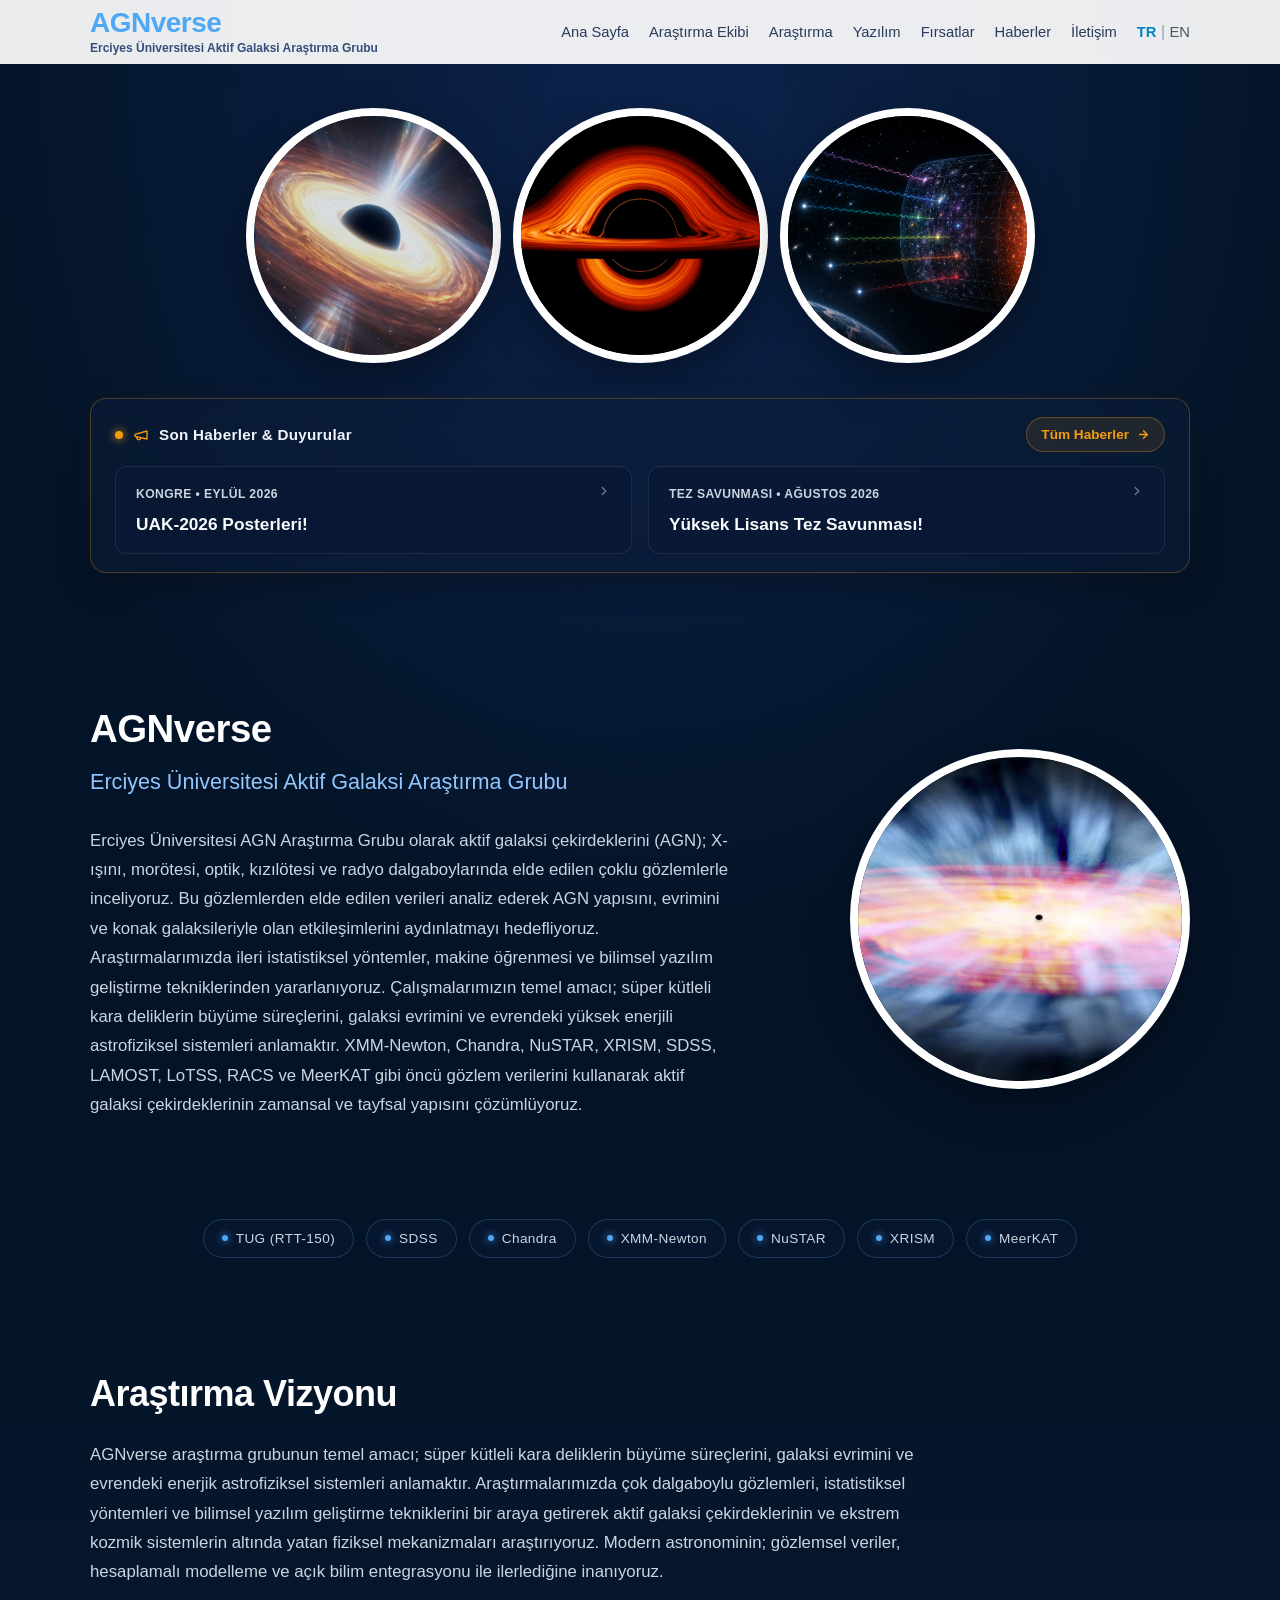
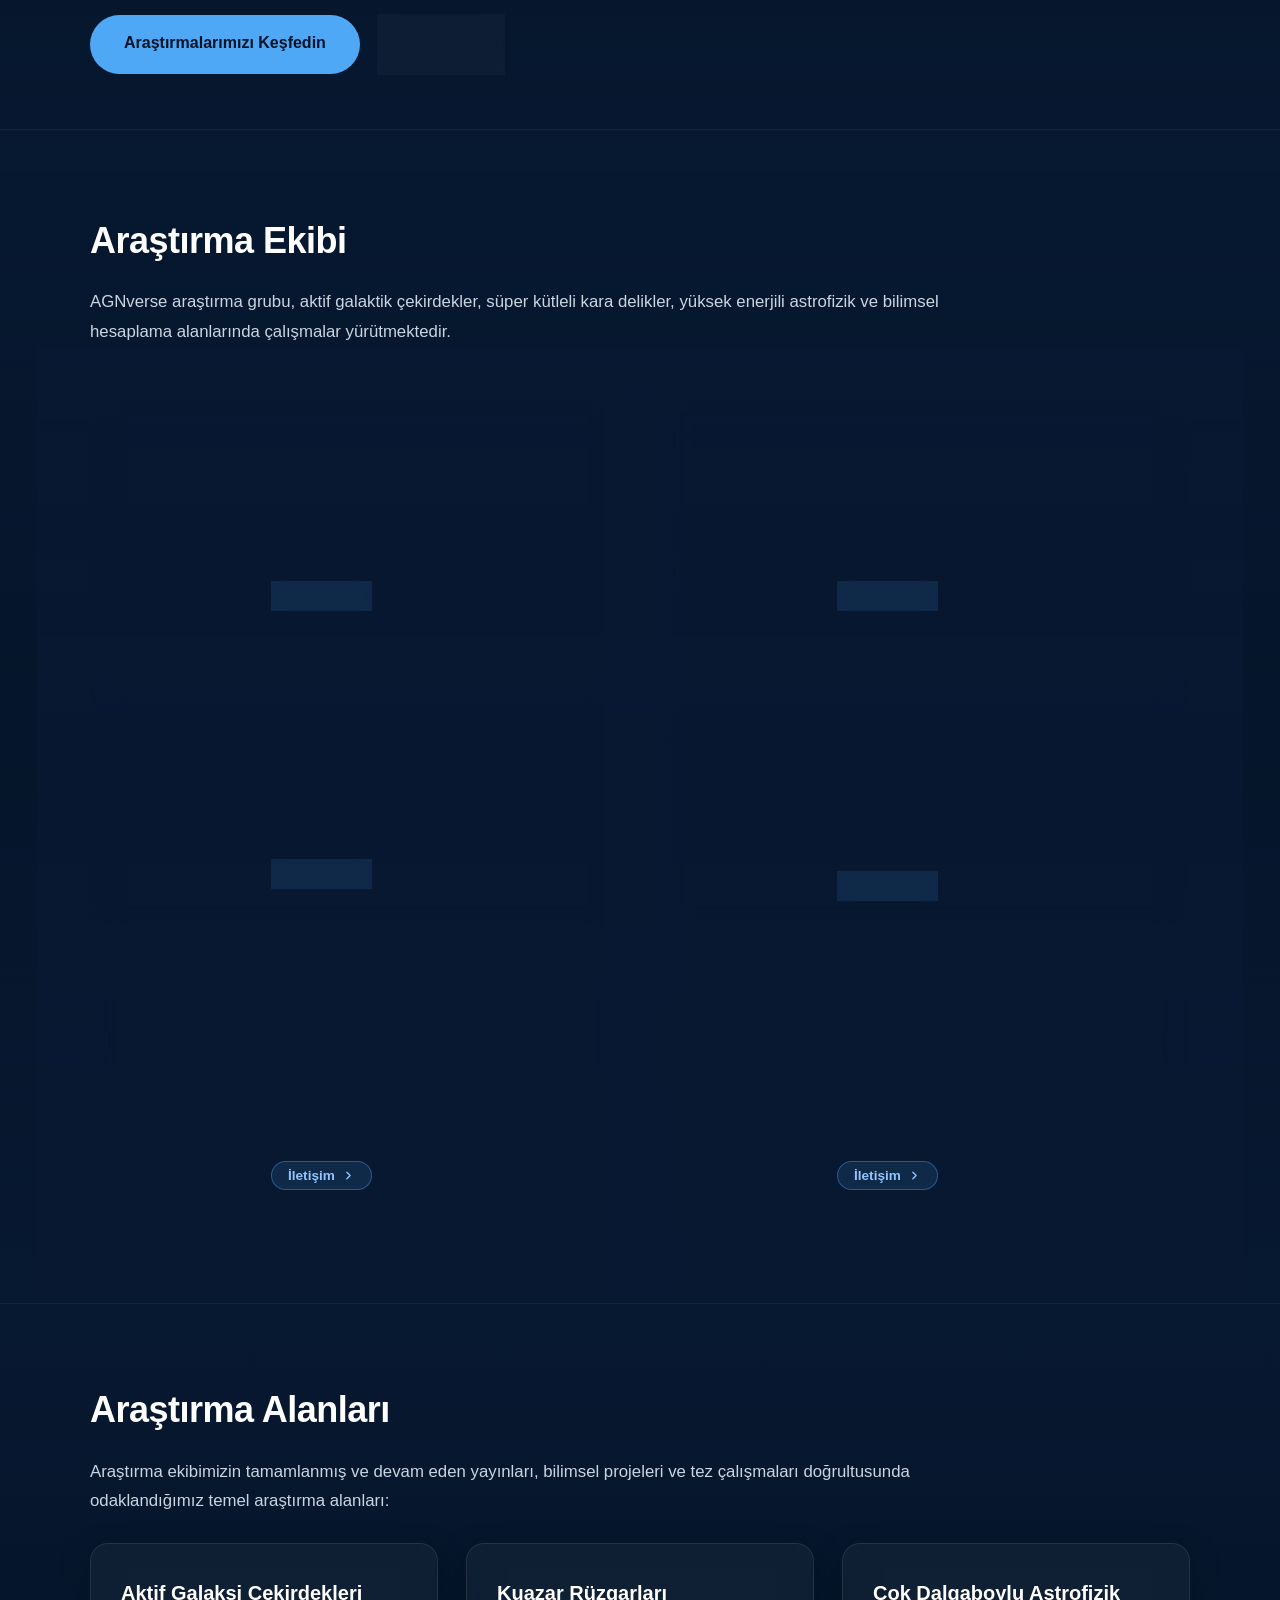
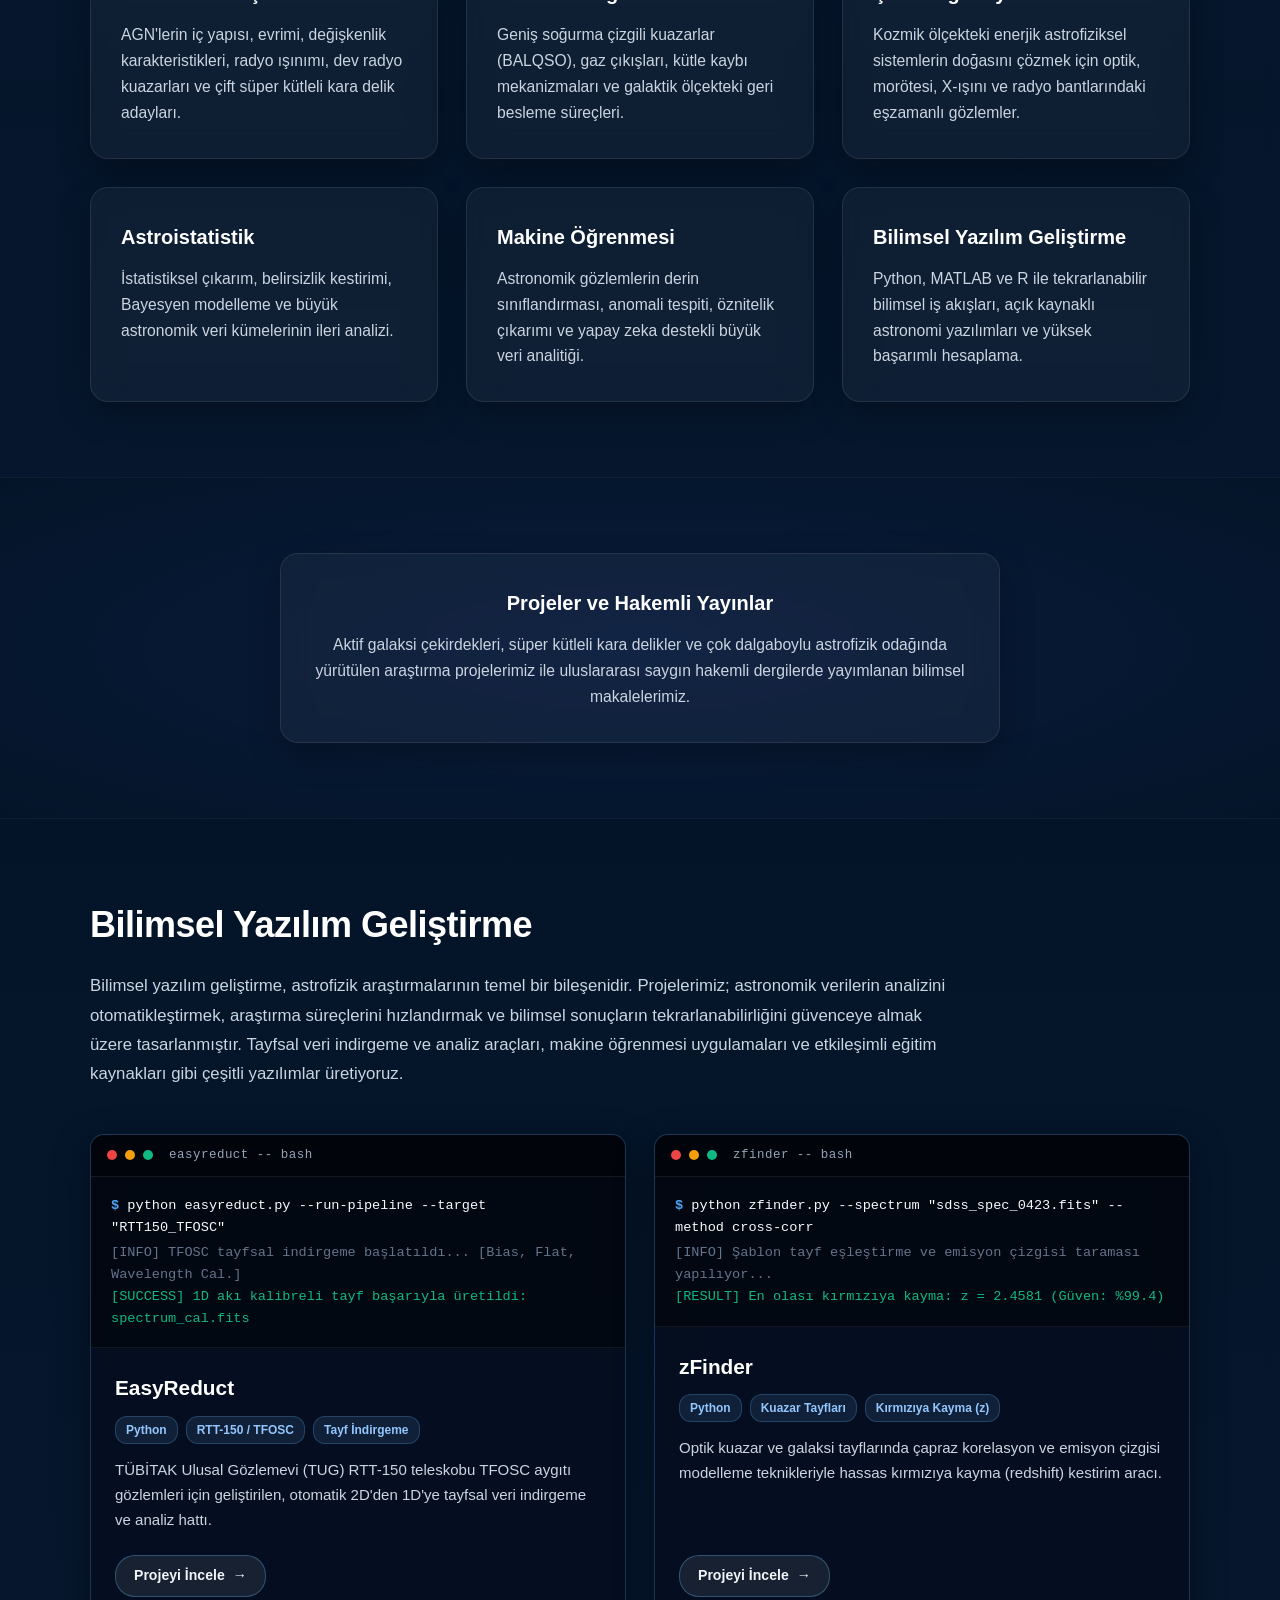
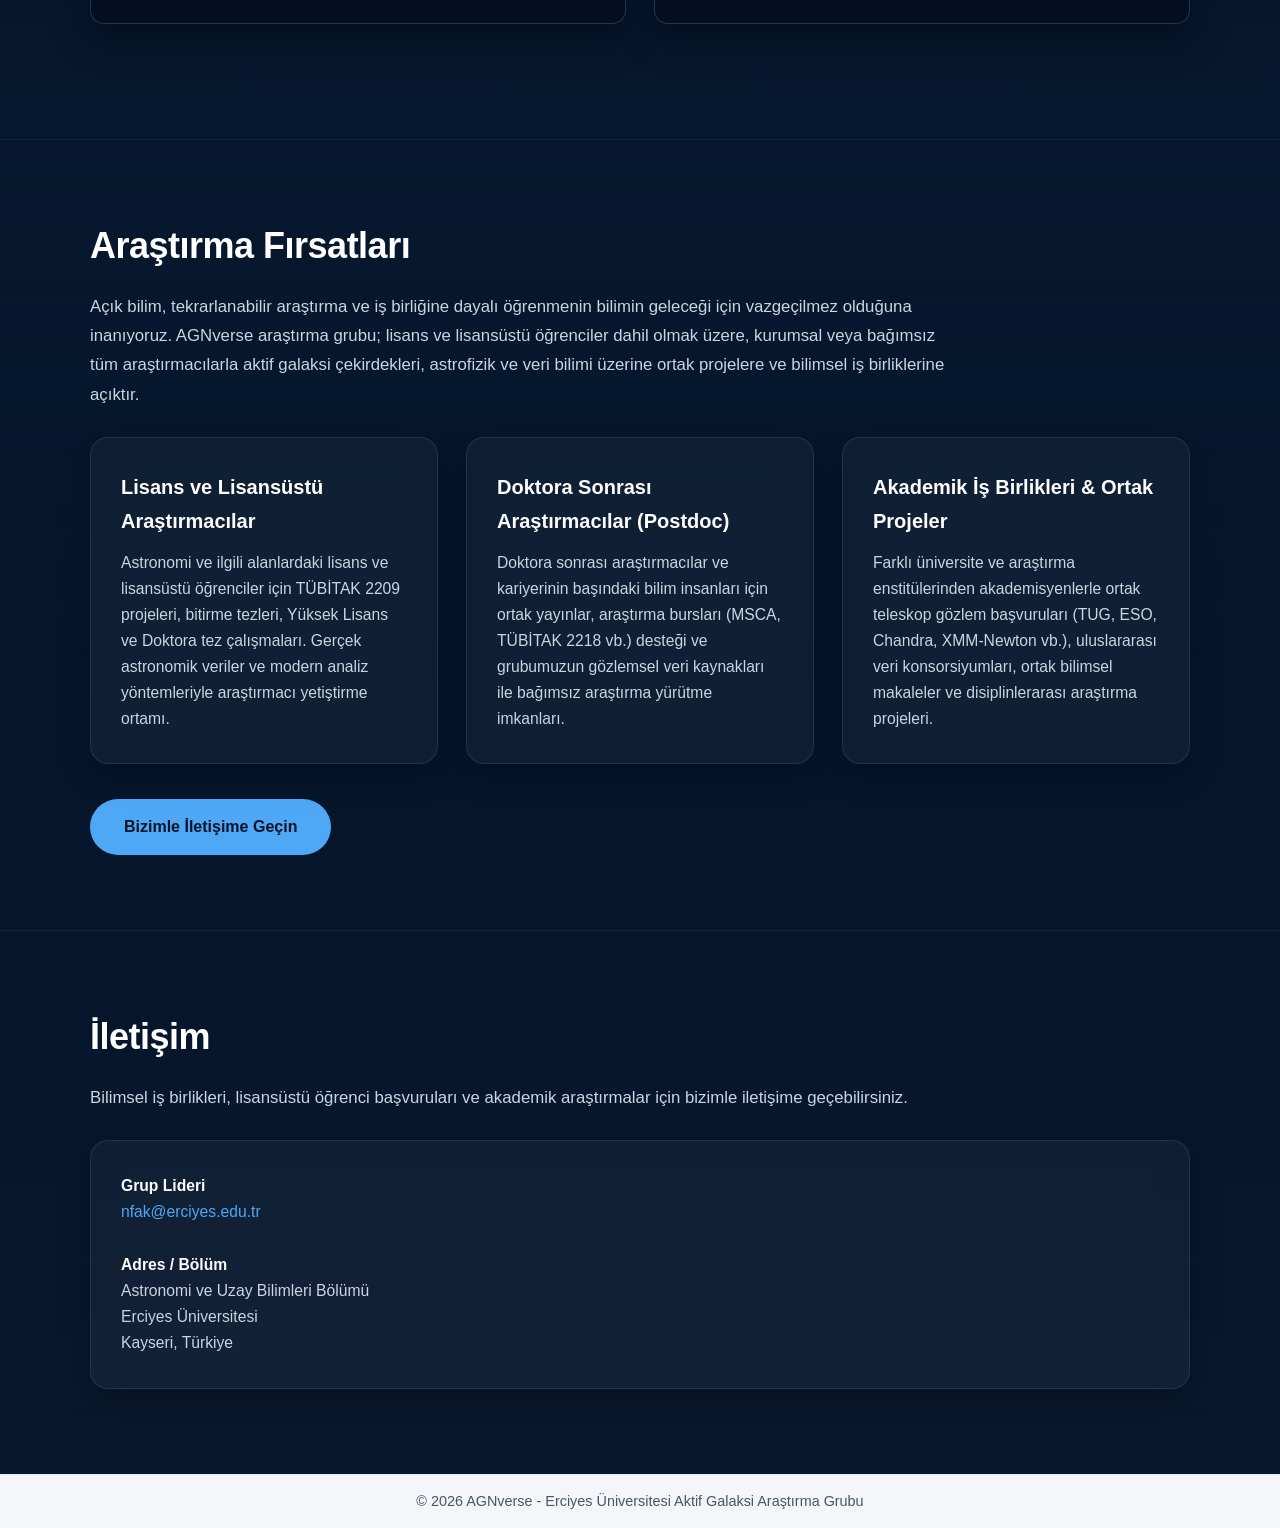
<file: index.html>
<!DOCTYPE html>
<html lang="tr">

<head>

    <meta charset="UTF-8">
    <meta name="viewport" content="width=device-width, initial-scale=1.0">
    <meta name="referrer" content="strict-origin-when-cross-origin">
    <meta http-equiv="Content-Security-Policy" content="default-src 'self'; script-src 'self' 'unsafe-inline'; style-src 'self' 'unsafe-inline' https://fonts.googleapis.com; font-src 'self' https://fonts.gstatic.com; img-src 'self' data: https:; connect-src 'self' https:;">

    <title>AGNverse | Erciyes Üniversitesi Aktif Galaksi Araştırma Grubu</title>

    <meta name="description"
        content="Erciyes Üniversitesi AGNverse Aktif Galaksi Araştırma Grubu resmi web sitesi. Aktif Galaksi Çekirdekleri, Astrofizik, Bilimsel Programlama, Astroistatistik ve Makine Öğrenmesi.">

    <link rel="stylesheet" href="assets/css/style.css">

</head>

<body>

<header>

    <div class="container navbar">

        <div class="logo">
            <span class="logo-title">AGNverse</span>
            <span class="logo-subtitle">Erciyes Üniversitesi Aktif Galaksi Araştırma Grubu</span>
        </div>

        <button class="mobile-menu-btn" id="mobileMenuBtn" aria-label="Menüyü Aç/Kapat" aria-expanded="false">
            <span class="bar"></span>
            <span class="bar"></span>
            <span class="bar"></span>
        </button>

        <nav>

            <ul class="menu">

                <li><a href="#">Ana Sayfa</a></li>

                <li><a href="#team">Araştırma Ekibi</a></li>

                <li><a href="#research">Araştırma</a></li>

                <li><a href="#software">Yazılım</a></li>

                <li><a href="#opportunities">Fırsatlar</a></li>

                <li><a href="news.html">Haberler</a></li>

                <li><a href="#contact">İletişim</a></li>

                <li class="language-switch">
                    <a href="index.html" class="active-lang">TR</a>
                    <span>|</span>
                    <a href="en.html">EN</a>
                </li>

            </ul>

        </nav>

    </div>

</header>

<section class="top-showcase">

    <div class="container showcase-container">

        <div class="showcase-item">
            <img src="assets/images/showcase/agn.png" alt="Aktif Galaksi Çekirdeği">
        </div>

        <div class="showcase-item">
            <img src="assets/images/showcase/bh.gif" alt="Kara Delik">
        </div>

        <div class="showcase-item">
            <img src="assets/images/showcase/Picture2.png" alt="Evren">
        </div>

    </div>

</section>

<section class="home-news-section">
    <div class="container">
        <div class="home-news-wrapper">
            <div class="home-news-header">
                <div class="home-news-badge">
                    <span class="home-news-pulse"></span>
                    <svg width="16" height="16" viewBox="0 0 24 24" fill="none" stroke="currentColor" stroke-width="2" stroke-linecap="round" stroke-linejoin="round" style="color: #f59e0b;"><path d="m3 11 18-5v12L3 14v-3z"/><path d="M11.6 16.8a3 3 0 1 1-5.8-1.6"/></svg>
                    <span>Son Haberler &amp; Duyurular</span>
                </div>
                <a href="news.html" class="home-news-all-btn">
                    <span>Tüm Haberler</span>
                    <svg width="13" height="13" viewBox="0 0 24 24" fill="none" stroke="currentColor" stroke-width="2.5" stroke-linecap="round" stroke-linejoin="round"><path d="M5 12h14"/><path d="m12 5 7 7-7 7"/></svg>
                </a>
            </div>
            <div class="home-news-grid">
                <a href="news.html#news-uak2026" class="home-news-card">
                    <div class="home-news-card-header">
                        <span class="home-news-tag">Kongre &bull; Eylül 2026</span>
                        <span class="home-news-arrow"><svg width="14" height="14" viewBox="0 0 24 24" fill="none" stroke="currentColor" stroke-width="2.5" stroke-linecap="round" stroke-linejoin="round"><path d="m9 18 6-6-6-6"/></svg></span>
                    </div>
                    <h3 class="home-news-card-title">UAK-2026 Posterleri!</h3>
                    <div class="home-news-card-body">
                        <p class="home-news-preview">Ulusal Astronomi Kongresi (UAK-2026) kapsamında araştırma grubumuz üyelerinin katkı sunduğu bilimsel çalışmalar, kongrenin e-poster oturumlarında sunulmuştur.</p>
                        <span class="home-news-read-more">Okumak için tıklayınız &rarr;</span>
                    </div>
                </a>
                <a href="news.html#news-suude-tez" class="home-news-card">
                    <div class="home-news-card-header">
                        <span class="home-news-tag">Tez Savunması &bull; Ağustos 2026</span>
                        <span class="home-news-arrow"><svg width="14" height="14" viewBox="0 0 24 24" fill="none" stroke="currentColor" stroke-width="2.5" stroke-linecap="round" stroke-linejoin="round"><path d="m9 18 6-6-6-6"/></svg></span>
                    </div>
                    <h3 class="home-news-card-title">Yüksek Lisans Tez Savunması!</h3>
                    <div class="home-news-card-body">
                        <p class="home-news-preview">Araştırma grubumuz yüksek lisans öğrencisi Suude Bayram, “LOFAR LoTSS Verileri Kullanılarak Radyo Güçlü Kuazarların Belirlenmesi” başlıklı yüksek lisans tezini 28 Temmuz 2026 tarihinde başarıyla savunmuştur.</p>
                        <span class="home-news-read-more">Okumak için tıklayınız &rarr;</span>
                    </div>
                </a>
            </div>
        </div>
    </div>
</section>

<section class="hero">

    <div class="container hero">

<div class="hero-text">

            <h1>
                AGNverse
            </h1>

            <h2>
                Erciyes Üniversitesi Aktif Galaksi Araştırma Grubu
            </h2>

            <p>

               Erciyes Üniversitesi AGN Araştırma Grubu olarak 
               aktif galaksi çekirdeklerini (AGN); X-ışını, morötesi, optik, kızılötesi ve radyo dalgaboylarında elde edilen çoklu gözlemlerle inceliyoruz.
               Bu gözlemlerden elde edilen verileri analiz ederek AGN yapısını, evrimini ve konak galaksileriyle olan etkileşimlerini aydınlatmayı hedefliyoruz.
               Araştırmalarımızda ileri istatistiksel yöntemler, makine öğrenmesi ve bilimsel yazılım geliştirme tekniklerinden yararlanıyoruz.
               Çalışmalarımızın temel amacı; süper kütleli kara deliklerin büyüme süreçlerini, galaksi evrimini ve evrendeki yüksek enerjili astrofiziksel sistemleri anlamaktır.
               
               XMM-Newton, Chandra, NuSTAR, XRISM, SDSS, LAMOST, LoTSS, RACS ve MeerKAT gibi öncü gözlem verilerini kullanarak aktif galaksi çekirdeklerinin zamansal ve tayfsal yapısını çözümlüyoruz.

            </p>

</div>

<div class="hero-image">

            <img src="assets/images/showcase/Kuazar.png"
                alt="Kuazar Sanatsal İllüstrasyonu">

</div>

    </div>

</section> 

<div class="facilities-strip">
    <div class="facilities-container">
        <span class="facility-badge"><span class="facility-dot"></span>TUG (RTT-150)</span>
        <span class="facility-badge"><span class="facility-dot"></span>SDSS</span>
        <span class="facility-badge"><span class="facility-dot"></span>Chandra</span>
        <span class="facility-badge"><span class="facility-dot"></span>XMM-Newton</span>
        <span class="facility-badge"><span class="facility-dot"></span>NuSTAR</span>
        <span class="facility-badge"><span class="facility-dot"></span>XRISM</span>
        <span class="facility-badge"><span class="facility-dot"></span>MeerKAT</span>
    </div>
</div>

<section id="vision">

    <div class="container">

        <h2 class="section-title">
            Araştırma Vizyonu
        </h2>

        <p class="section-text">

            AGNverse araştırma grubunun temel amacı; süper kütleli kara deliklerin büyüme süreçlerini, galaksi evrimini ve evrendeki enerjik astrofiziksel sistemleri anlamaktır.
            Araştırmalarımızda çok dalgaboylu gözlemleri, istatistiksel yöntemleri ve bilimsel yazılım geliştirme tekniklerini bir araya getirerek aktif galaksi çekirdeklerinin ve ekstrem kozmik sistemlerin altında yatan fiziksel mekanizmaları araştırıyoruz.
            Modern astronominin; gözlemsel veriler, hesaplamalı modelleme ve açık bilim entegrasyonu ile ilerlediğine inanıyoruz.

        </p>

        <div class="button-group">

            <a href="#team" class="btn btn-primary">
                Araştırmalarımızı Keşfedin
            </a>

            <a href="#software" class="btn btn-secondary">
                Yazılım
            </a>

        </div>

    </div>

</section> 

<section id="team">

    <div class="container">

        <h2 class="section-title">
            Araştırma Ekibi
        </h2>

        <p class="section-intro">
            AGNverse araştırma grubu, aktif galaktik çekirdekler,
            süper kütleli kara delikler, yüksek enerjili astrofizik
            ve bilimsel hesaplama alanlarında çalışmalar yürütmektedir.
        </p>

        <div class="team-grid">

            <div class="team-member">
                <div class="flip-inner">
                    <div class="card-front">
                        <div class="team-photo">
                            <img src="assets/images/team/lead.jpg" alt="Dr. Nurten Filiz Ak">
                        </div>
                        <div class="team-info">
                            <h3>Dr. Nurten Filiz Ak</h3>
                            <p class="team-role">Araştırma Grubu Lideri</p>
                            <p class="team-bio">
                                Aktif galaktik çekirdekler, radyo galaksileri ve süper kütleli kara deliklerin evrimi üzerine çalışmalar yürütmektedir.
                            </p>
                            <button class="flip-btn front-flip-btn" type="button" aria-label="İletişim bilgilerini göster">
                                <span>İletişim</span>
                                <svg class="flip-icon" width="13" height="13" viewBox="0 0 24 24" fill="none" stroke="currentColor" stroke-width="2.5" stroke-linecap="round" stroke-linejoin="round"><path d="m9 18 6-6-6-6"/></svg>
                            </button>
                        </div>
                    </div>
                    <div class="card-back">
                        <div class="card-back-content">
                            <h4 class="card-back-name">Dr. Nurten Filiz Ak</h4>
                            <p class="card-back-role">Araştırma Grubu Lideri</p>
                            <div class="card-back-email">
                                <div class="email-badge" title="Kopyalamak için tıklayın" data-email="nfak@erciyes.edu.tr">
                                    <a href="mailto:nfak@erciyes.edu.tr" class="email-mailto-btn" title="E-posta Gönder">
                                        <svg width="15" height="15" viewBox="0 0 24 24" fill="none" stroke="currentColor" stroke-width="2" stroke-linecap="round" stroke-linejoin="round"><rect width="20" height="16" x="2" y="4" rx="2"/><path d="m22 7-8.97 5.7a1.94 1.94 0 0 1-2.06 0L2 7"/></svg>
                                    </a>
                                    <span class="email-text">nfak@erciyes.edu.tr</span>
                                </div>
                            </div>
                            <div class="team-links card-back-links">
                                <a href="https://github.com/nfilizak" target="_blank" rel="noopener noreferrer">GitHub</a>
                                <a href="https://nfilizak.github.io/" target="_blank" rel="noopener noreferrer">Web</a>
                                <a href="https://scholar.google.com/citations?user=HhNbf2wAAAAJ" target="_blank" rel="noopener noreferrer">Google Scholar</a>
                                <a href="https://orcid.org/0000-0003-3016-5490" target="_blank" rel="noopener noreferrer">ORCID</a>
                            </div>
                            <button class="flip-btn back-flip-btn" type="button" aria-label="Biyografiye geri dön">
                                <svg class="flip-icon-back" width="13" height="13" viewBox="0 0 24 24" fill="none" stroke="currentColor" stroke-width="2.5" stroke-linecap="round" stroke-linejoin="round"><path d="m15 18-6-6 6-6"/></svg>
                                <span>Biyografi</span>
                            </button>
                        </div>
                    </div>
                </div>
            </div>

            <div class="team-member seyit-card" id="seyithokelek-card">
                <div class="flip-inner">
                    <div class="card-front">
                        <div class="team-photo">
                            <img src="assets/images/team/researcher_2.jpeg" alt="Seyit Hökelek" class="photo-seyit" style="object-position: center 18%;">
                        </div>
                        <div class="team-info">
                            <h3>Seyit Hökelek</h3>
                            <p class="team-role">Araştırmacı / Doktora Öğrencisi</p>
                            <p class="team-bio">
                                AGN'lerin yapısı ve doğası üzerine; çok dalgaboylu gözlemler ve makine öğrenmesi yöntemleriyle araştırmalar yürütmektedir.
                            </p>
                            <button class="flip-btn front-flip-btn" type="button" aria-label="İletişim bilgilerini göster">
                                <span>İletişim</span>
                                <svg class="flip-icon" width="13" height="13" viewBox="0 0 24 24" fill="none" stroke="currentColor" stroke-width="2.5" stroke-linecap="round" stroke-linejoin="round"><path d="m9 18 6-6-6-6"/></svg>
                            </button>
                        </div>
                    </div>
                    <div class="card-back">
                        <div class="card-back-content">
                            <h4 class="card-back-name">Seyit Hökelek</h4>
                            <p class="card-back-role">Araştırmacı / Doktora Öğrencisi</p>
                            <div class="card-back-email">
                                <div class="email-badge" title="Kopyalamak için tıklayın" data-email="sthokelek@gmail.com">
                                    <a href="mailto:sthokelek@gmail.com" class="email-mailto-btn" title="E-posta Gönder">
                                        <svg width="15" height="15" viewBox="0 0 24 24" fill="none" stroke="currentColor" stroke-width="2" stroke-linecap="round" stroke-linejoin="round"><rect width="20" height="16" x="2" y="4" rx="2"/><path d="m22 7-8.97 5.7a1.94 1.94 0 0 1-2.06 0L2 7"/></svg>
                                    </a>
                                    <span class="email-text">sthokelek@gmail.com</span>
                                </div>
                            </div>
                            <div class="team-links card-back-links">
                                <a href="https://github.com/seyithokelek" target="_blank" rel="noopener noreferrer">GitHub</a>
                                <a href="https://seyithokelek.github.io/" target="_blank" rel="noopener noreferrer">Web</a>
                                <a href="https://scholar.google.com/citations?user=B_S19VgAAAAJ" target="_blank" rel="noopener noreferrer">Google Scholar</a>
                                <a href="https://orcid.org/0000-0002-2534-0584" target="_blank" rel="noopener noreferrer">ORCID</a>
                            </div>
                            <button class="flip-btn back-flip-btn" type="button" aria-label="Biyografiye geri dön">
                                <svg class="flip-icon-back" width="13" height="13" viewBox="0 0 24 24" fill="none" stroke="currentColor" stroke-width="2.5" stroke-linecap="round" stroke-linejoin="round"><path d="m15 18-6-6 6-6"/></svg>
                                <span>Biyografi</span>
                            </button>
                        </div>
                    </div>
                </div>
            </div>

            <div class="team-member">
                <div class="flip-inner">
                    <div class="card-front">
                        <div class="team-photo">
                            <img src="assets/images/team/researcher-1.png" alt="M. Turan Sağlam">
                        </div>
                        <div class="team-info">
                            <h3>M. Turan Sağlam</h3>
                            <p class="team-role">Araştırmacı / Doktora Öğrencisi</p>
                            <p class="team-bio">
                                Bilimsel programlama, makine öğrenmesi ve astronomik veri analizi üzerine çalışmaktadır.
                            </p>
                            <button class="flip-btn front-flip-btn" type="button" aria-label="İletişim bilgilerini göster">
                                <span>İletişim</span>
                                <svg class="flip-icon" width="13" height="13" viewBox="0 0 24 24" fill="none" stroke="currentColor" stroke-width="2.5" stroke-linecap="round" stroke-linejoin="round"><path d="m9 18 6-6-6-6"/></svg>
                            </button>
                        </div>
                    </div>
                    <div class="card-back">
                        <div class="card-back-content">
                            <h4 class="card-back-name">M. Turan Sağlam</h4>
                            <p class="card-back-role">Araştırmacı / Doktora Öğrencisi</p>
                            <div class="card-back-email">
                                <div class="email-badge" title="Kopyalamak için tıklayın" data-email="mturansaglam@">
                                    <a href="mailto:mturansaglam@" class="email-mailto-btn" title="E-posta Gönder">
                                        <svg width="15" height="15" viewBox="0 0 24 24" fill="none" stroke="currentColor" stroke-width="2" stroke-linecap="round" stroke-linejoin="round"><rect width="20" height="16" x="2" y="4" rx="2"/><path d="m22 7-8.97 5.7a1.94 1.94 0 0 1-2.06 0L2 7"/></svg>
                                    </a>
                                    <span class="email-text">mturansaglam@</span>
                                </div>
                            </div>
                            <div class="team-links card-back-links">
                                <a href="https://github.com/agnverse" target="_blank" rel="noopener noreferrer">GitHub</a>
                                <a href="#">Web</a>
                                <a href="#">Google Scholar</a>
                                <a href="https://orcid.org" target="_blank" rel="noopener noreferrer">ORCID</a>
                            </div>
                            <button class="flip-btn back-flip-btn" type="button" aria-label="Biyografiye geri dön">
                                <svg class="flip-icon-back" width="13" height="13" viewBox="0 0 24 24" fill="none" stroke="currentColor" stroke-width="2.5" stroke-linecap="round" stroke-linejoin="round"><path d="m15 18-6-6 6-6"/></svg>
                                <span>Biyografi</span>
                            </button>
                        </div>
                    </div>
                </div>
            </div>

            <div class="team-member">
                <div class="flip-inner">
                    <div class="card-front">
                        <div class="team-photo">
                            <img src="assets/images/team/researcher-3.jpeg" alt="Suude Bayram">
                        </div>
                        <div class="team-info">
                            <h3>Suude Bayram</h3>
                            <p class="team-role">Araştırmacı / Doktora Öğrencisi</p>
                            <p class="team-bio">
                                Yüksek enerjili astrofizik ve gözlemsel astronomi alanlarında araştırmalar yapmaktadır.
                            </p>
                            <button class="flip-btn front-flip-btn" type="button" aria-label="İletişim bilgilerini göster">
                                <span>İletişim</span>
                                <svg class="flip-icon" width="13" height="13" viewBox="0 0 24 24" fill="none" stroke="currentColor" stroke-width="2.5" stroke-linecap="round" stroke-linejoin="round"><path d="m9 18 6-6-6-6"/></svg>
                            </button>
                        </div>
                    </div>
                    <div class="card-back">
                        <div class="card-back-content">
                            <h4 class="card-back-name">Suude Bayram</h4>
                            <p class="card-back-role">Araştırmacı / Doktora Öğrencisi</p>
                            <div class="card-back-email">
                                <div class="email-badge" title="Kopyalamak için tıklayın" data-email="suudebayram@">
                                    <a href="mailto:suudebayram@" class="email-mailto-btn" title="E-posta Gönder">
                                        <svg width="15" height="15" viewBox="0 0 24 24" fill="none" stroke="currentColor" stroke-width="2" stroke-linecap="round" stroke-linejoin="round"><rect width="20" height="16" x="2" y="4" rx="2"/><path d="m22 7-8.97 5.7a1.94 1.94 0 0 1-2.06 0L2 7"/></svg>
                                    </a>
                                    <span class="email-text">suudebayram@</span>
                                </div>
                            </div>
                            <div class="team-links card-back-links">
                                <a href="https://github.com/agnverse" target="_blank" rel="noopener noreferrer">GitHub</a>
                                <a href="#">Web</a>
                                <a href="#">Google Scholar</a>
                                <a href="https://orcid.org" target="_blank" rel="noopener noreferrer">ORCID</a>
                            </div>
                            <button class="flip-btn back-flip-btn" type="button" aria-label="Biyografiye geri dön">
                                <svg class="flip-icon-back" width="13" height="13" viewBox="0 0 24 24" fill="none" stroke="currentColor" stroke-width="2.5" stroke-linecap="round" stroke-linejoin="round"><path d="m15 18-6-6 6-6"/></svg>
                                <span>Biyografi</span>
                            </button>
                        </div>
                    </div>
                </div>
            </div>

            <div class="team-member">
                <div class="flip-inner">
                    <div class="card-front">
                        <div class="team-photo">
                            <img src="assets/images/team/researcher-5.jpeg" alt="Birsu Hilal Eser">
                        </div>
                        <div class="team-info">
                            <h3>Birsu Hilal Eser</h3>
                            <p class="team-role">Araştırmacı / Yüksek Lisans Öğrencisi</p>
                            <p class="team-bio">
                                Kuazar parlaklık ve kütle fonksiyonları ile süper kütleli kara deliklerin kozmolojik evrimi üzerine araştırmalar yapmaktadır.
                            </p>
                            <button class="flip-btn front-flip-btn" type="button" aria-label="İletişim bilgilerini göster">
                                <span>İletişim</span>
                                <svg class="flip-icon" width="13" height="13" viewBox="0 0 24 24" fill="none" stroke="currentColor" stroke-width="2.5" stroke-linecap="round" stroke-linejoin="round"><path d="m9 18 6-6-6-6"/></svg>
                            </button>
                        </div>
                    </div>
                    <div class="card-back">
                        <div class="card-back-content">
                            <h4 class="card-back-name">Birsu Hilal Eser</h4>
                            <p class="card-back-role">Araştırmacı / Yüksek Lisans Öğrencisi</p>
                            <div class="card-back-email">
                                <div class="email-badge" title="Kopyalamak için tıklayın" data-email="birsuhilal@">
                                    <a href="mailto:birsuhilal@" class="email-mailto-btn" title="E-posta Gönder">
                                        <svg width="15" height="15" viewBox="0 0 24 24" fill="none" stroke="currentColor" stroke-width="2" stroke-linecap="round" stroke-linejoin="round"><rect width="20" height="16" x="2" y="4" rx="2"/><path d="m22 7-8.97 5.7a1.94 1.94 0 0 1-2.06 0L2 7"/></svg>
                                    </a>
                                    <span class="email-text">birsuhilal@</span>
                                </div>
                            </div>
                            <div class="team-links card-back-links">
                                <a href="https://github.com/agnverse" target="_blank" rel="noopener noreferrer">GitHub</a>
                                <a href="#">Web</a>
                                <a href="#">Google Scholar</a>
                                <a href="https://orcid.org" target="_blank" rel="noopener noreferrer">ORCID</a>
                            </div>
                            <button class="flip-btn back-flip-btn" type="button" aria-label="Biyografiye geri dön">
                                <svg class="flip-icon-back" width="13" height="13" viewBox="0 0 24 24" fill="none" stroke="currentColor" stroke-width="2.5" stroke-linecap="round" stroke-linejoin="round"><path d="m15 18-6-6 6-6"/></svg>
                                <span>Biyografi</span>
                            </button>
                        </div>
                    </div>
                </div>
            </div>

            <div class="team-member">
                <div class="flip-inner">
                    <div class="card-front">
                        <div class="team-photo">
                            <img src="assets/images/team/researcher-4.jpeg" alt="Enes Selam Kaçan">
                        </div>
                        <div class="team-info">
                            <h3>Enes Selam Kaçan</h3>
                            <p class="team-role">Araştırmacı</p>
                            <p class="team-bio">
                                Yüksek enerjili astrofizik ve gözlemsel astronomi alanlarında araştırmalar yapmaktadır.
                            </p>
                            <button class="flip-btn front-flip-btn" type="button" aria-label="İletişim bilgilerini göster">
                                <span>İletişim</span>
                                <svg class="flip-icon" width="13" height="13" viewBox="0 0 24 24" fill="none" stroke="currentColor" stroke-width="2.5" stroke-linecap="round" stroke-linejoin="round"><path d="m9 18 6-6-6-6"/></svg>
                            </button>
                        </div>
                    </div>
                    <div class="card-back">
                        <div class="card-back-content">
                            <h4 class="card-back-name">Enes Selam Kaçan</h4>
                            <p class="card-back-role">Araştırmacı</p>
                            <div class="card-back-email">
                                <div class="email-badge" title="Kopyalamak için tıklayın" data-email="enesselam@">
                                    <a href="mailto:enesselam@" class="email-mailto-btn" title="E-posta Gönder">
                                        <svg width="15" height="15" viewBox="0 0 24 24" fill="none" stroke="currentColor" stroke-width="2" stroke-linecap="round" stroke-linejoin="round"><rect width="20" height="16" x="2" y="4" rx="2"/><path d="m22 7-8.97 5.7a1.94 1.94 0 0 1-2.06 0L2 7"/></svg>
                                    </a>
                                    <span class="email-text">enesselam@</span>
                                </div>
                            </div>
                            <div class="team-links card-back-links">
                                <a href="https://github.com/agnverse" target="_blank" rel="noopener noreferrer">GitHub</a>
                                <a href="#">Web</a>
                                <a href="#">Google Scholar</a>
                                <a href="https://orcid.org" target="_blank" rel="noopener noreferrer">ORCID</a>
                            </div>
                            <button class="flip-btn back-flip-btn" type="button" aria-label="Biyografiye geri dön">
                                <svg class="flip-icon-back" width="13" height="13" viewBox="0 0 24 24" fill="none" stroke="currentColor" stroke-width="2.5" stroke-linecap="round" stroke-linejoin="round"><path d="m15 18-6-6 6-6"/></svg>
                                <span>Biyografi</span>
                            </button>
                        </div>
                    </div>
                </div>
            </div>

        </div>

    </div>

</section>

<section id="research-areas">

    <div class="container">

        <h2 class="section-title">
            Araştırma Alanları
        </h2>

        <p class="section-text">
            Araştırma ekibimizin tamamlanmış ve devam eden yayınları, bilimsel projeleri ve tez çalışmaları doğrultusunda odaklandığımız temel araştırma alanları:
        </p>

        <div class="grid">

            <div class="card">

                <h3>
                    Aktif Galaksi Çekirdekleri
                </h3>

                <p>
                    AGN'lerin iç yapısı, evrimi, değişkenlik karakteristikleri, radyo ışınımı, dev radyo kuazarları ve çift süper kütleli kara delik adayları.
                </p>

            </div>

            <div class="card">

                <h3>
                    Kuazar Rüzgarları
                </h3>

                <p>
                    Geniş soğurma çizgili kuazarlar (BALQSO), gaz çıkışları, kütle kaybı mekanizmaları ve galaktik ölçekteki geri besleme süreçleri.
                </p>

            </div>

            <div class="card">

                <h3>
                    Çok Dalgaboylu Astrofizik
                </h3>

                <p>
                    Kozmik ölçekteki enerjik astrofiziksel sistemlerin doğasını çözmek için optik, morötesi, X-ışını ve radyo bantlarındaki eşzamanlı gözlemler.
                </p>

            </div>

            <div class="card">

                <h3>
                    Astroistatistik
                </h3>

                <p>
                    İstatistiksel çıkarım, belirsizlik kestirimi, Bayesyen modelleme ve büyük astronomik veri kümelerinin ileri analizi.
                </p>

            </div>

            <div class="card">

                <h3>
                    Makine Öğrenmesi
                </h3>

                <p>
                    Astronomik gözlemlerin derin sınıflandırması, anomali tespiti, öznitelik çıkarımı ve yapay zeka destekli büyük veri analitiği.
                </p>

            </div>

            <div class="card">

                <h3>
                    Bilimsel Yazılım Geliştirme
                </h3>

                <p>
                    Python, MATLAB ve R ile tekrarlanabilir bilimsel iş akışları, açık kaynaklı astronomi yazılımları ve yüksek başarımlı hesaplama.
                </p>

            </div>

        </div>

    </div>

</section>

<section id="research">

    <div class="container">

        <div class="research-single">

            <div class="card">

                <h3>Projeler ve Hakemli Yayınlar</h3>

                <p class="highlight-text">
                    Aktif galaksi çekirdekleri, süper kütleli kara delikler ve çok dalgaboylu astrofizik odağında yürütülen araştırma projelerimiz ile uluslararası saygın hakemli dergilerde yayımlanan bilimsel makalelerimiz.
                </p>

            </div>

        </div>

    </div>

</section>

<section id="software">

    <div class="container">

        <h2 class="section-title">
            Bilimsel Yazılım Geliştirme
        </h2>

        <p class="section-text">

            Bilimsel yazılım geliştirme, astrofizik araştırmalarının temel bir bileşenidir.
            Projelerimiz; astronomik verilerin analizini otomatikleştirmek, araştırma 
            süreçlerini hızlandırmak ve bilimsel sonuçların tekrarlanabilirliğini 
            güvenceye almak üzere tasarlanmıştır.
            Tayfsal veri indirgeme ve analiz araçları, makine öğrenmesi uygulamaları 
            ve etkileşimli eğitim kaynakları gibi çeşitli yazılımlar üretiyoruz.    

        </p>

        <div class="software-showcase">

<div class="terminal-card">
                <div class="terminal-header">
                    <span class="terminal-dot dot-red"></span>
                    <span class="terminal-dot dot-yellow"></span>
                    <span class="terminal-dot dot-green"></span>
                    <span class="terminal-title">easyreduct -- bash</span>
                </div>
                <div class="terminal-body">
                    <div><span class="t-prompt">$</span> <span class="t-cmd">python easyreduct.py --run-pipeline --target "RTT150_TFOSC"</span></div>
                    <div class="t-info">[INFO] TFOSC tayfsal indirgeme başlatıldı... [Bias, Flat, Wavelength Cal.]</div>
                    <div class="t-success">[SUCCESS] 1D akı kalibreli tayf başarıyla üretildi: spectrum_cal.fits</div>
                </div>
                <div class="terminal-content">
                    <h3>EasyReduct</h3>
                    <div class="terminal-badges">
                        <span class="t-tag">Python</span>
                        <span class="t-tag">RTT-150 / TFOSC</span>
                        <span class="t-tag">Tayf İndirgeme</span>
                    </div>
                    <p>
                        TÜBİTAK Ulusal Gözlemevi (TUG) RTT-150 teleskobu TFOSC aygıtı gözlemleri için geliştirilen, otomatik 2D'den 1D'ye tayfsal veri indirgeme ve analiz hattı.
                    </p>
                    <a href="https://seyithokelek.github.io/projects/EasyReduct/" target="_blank" rel="noopener noreferrer" class="terminal-btn">
                        <span>Projeyi İncele</span> &rarr;
                    </a>
                </div>
            </div>

<div class="terminal-card">
                <div class="terminal-header">
                    <span class="terminal-dot dot-red"></span>
                    <span class="terminal-dot dot-yellow"></span>
                    <span class="terminal-dot dot-green"></span>
                    <span class="terminal-title">zfinder -- bash</span>
                </div>
                <div class="terminal-body">
                    <div><span class="t-prompt">$</span> <span class="t-cmd">python zfinder.py --spectrum "sdss_spec_0423.fits" --method cross-corr</span></div>
                    <div class="t-info">[INFO] Şablon tayf eşleştirme ve emisyon çizgisi taraması yapılıyor...</div>
                    <div class="t-success">[RESULT] En olası kırmızıya kayma: z = 2.4581 (Güven: %99.4)</div>
                </div>
                <div class="terminal-content">
                    <h3>zFinder</h3>
                    <div class="terminal-badges">
                        <span class="t-tag">Python</span>
                        <span class="t-tag">Kuazar Tayfları</span>
                        <span class="t-tag">Kırmızıya Kayma (z)</span>
                    </div>
                    <p>
                        Optik kuazar ve galaksi tayflarında çapraz korelasyon ve emisyon çizgisi modelleme teknikleriyle hassas kırmızıya kayma (redshift) kestirim aracı.
                    </p>
                    <a href="https://seyithokelek.github.io/projects/zFinder/" target="_blank" rel="noopener noreferrer" class="terminal-btn">
                        <span>Projeyi İncele</span> &rarr;
                    </a>
                </div>
            </div>

        </div>

    </div>

</section>

<section id="opportunities">

    <div class="container">

        <h2 class="section-title">
            Araştırma Fırsatları
        </h2>

        <p class="section-text">
            Açık bilim, tekrarlanabilir araştırma ve iş birliğine dayalı öğrenmenin bilimin geleceği için vazgeçilmez olduğuna inanıyoruz. AGNverse araştırma grubu; lisans ve lisansüstü öğrenciler dahil olmak üzere, kurumsal veya bağımsız tüm araştırmacılarla aktif galaksi çekirdekleri, astrofizik ve veri bilimi üzerine ortak projelere ve bilimsel iş birliklerine açıktır.
        </p>

        <div class="grid">

            <div class="card">

                <h3>
                    Lisans ve Lisansüstü Araştırmacılar
                </h3>

                <p>
                    Astronomi ve ilgili alanlardaki lisans ve lisansüstü öğrenciler için TÜBİTAK 2209 projeleri, bitirme tezleri, Yüksek Lisans ve Doktora tez çalışmaları. Gerçek astronomik veriler ve modern analiz yöntemleriyle araştırmacı yetiştirme ortamı.
                </p>

            </div>

            <div class="card">

                <h3>
                    Doktora Sonrası Araştırmacılar (Postdoc)
                </h3>

                <p>
                    Doktora sonrası araştırmacılar ve kariyerinin başındaki bilim insanları için ortak yayınlar, araştırma bursları (MSCA, TÜBİTAK 2218 vb.) desteği ve grubumuzun gözlemsel veri kaynakları ile bağımsız araştırma yürütme imkanları.
                </p>

            </div>

            <div class="card">

                <h3>
                    Akademik İş Birlikleri & Ortak Projeler
                </h3>

                <p>
                    Farklı üniversite ve araştırma enstitülerinden akademisyenlerle ortak teleskop gözlem başvuruları (TUG, ESO, Chandra, XMM-Newton vb.), uluslararası veri konsorsiyumları, ortak bilimsel makaleler ve disiplinlerarası araştırma projeleri.
                </p>

            </div>

        </div>

        <div class="button-group" style="margin-top: 35px;">
            <a href="#contact" class="btn btn-primary">
                Bizimle İletişime Geçin
            </a>
        </div>

    </div>

</section>

<section id="contact">

    <div class="container">

        <h2 class="section-title">
            İletişim
        </h2>

        <p class="section-text">
            Bilimsel iş birlikleri, lisansüstü öğrenci başvuruları ve akademik araştırmalar için bizimle iletişime geçebilirsiniz.
        </p>

        <div class="card">

            <p>

                <strong>Grup Lideri</strong><br>

                <a href="mailto:nfak@erciyes.edu.tr">
                    nfak@erciyes.edu.tr
                </a>

            </p>

            <br>

            <p>

                <strong>Adres / Bölüm</strong><br>

                Astronomi ve Uzay Bilimleri Bölümü<br>
                Erciyes Üniversitesi<br>
                Kayseri, Türkiye

            </p>

        </div>

    </div>

</section>

<footer>

    <div class="container">

        <p>

            © 2026 AGNverse - Erciyes Üniversitesi Aktif Galaksi Araştırma Grubu

        </p>

    </div>

</footer>

<script>

(function() {
    const card = document.getElementById('seyithokelek-card');
    if (!card) return;

    let lastSpawn = 0;
    const starSymbols = ['✦', '★', '✧', '⋆', '✨'];
    const starColors = ['#ffd700', '#ffec8b', '#68aeec', '#ffffff', '#a8d8ff'];

    card.addEventListener('mousemove', function(e) {
        const now = Date.now();
        if (now - lastSpawn < 40) return;
        lastSpawn = now;

        const rect = card.getBoundingClientRect();
        const x = e.clientX - rect.left;
        const y = e.clientY - rect.top;

        const star = document.createElement('span');
        star.className = 'star-particle';
        star.textContent = starSymbols[Math.floor(Math.random() * starSymbols.length)];

        const size = Math.floor(Math.random() * 10) + 14;
        const color = starColors[Math.floor(Math.random() * starColors.length)];

        const angle = Math.random() * Math.PI * 2;
        const distMid = Math.random() * 18 + 8;
        const distEnd = distMid + Math.random() * 22 + 10;
        const tx = Math.cos(angle) * distMid;
        const ty = Math.sin(angle) * distMid;
        const txEnd = Math.cos(angle) * distEnd;
        const tyEnd = Math.sin(angle) * distEnd;

        star.style.left = (x - size / 2) + 'px';
        star.style.top = (y - size / 2) + 'px';
        star.style.fontSize = size + 'px';
        star.style.color = color;
        star.style.textShadow = `0 0 8px ${color}, 0 0 16px #68aeec`;
        star.style.setProperty('--tx', `${tx}px`);
        star.style.setProperty('--ty', `${ty}px`);
        star.style.setProperty('--tx-end', `${txEnd}px`);
        star.style.setProperty('--ty-end', `${tyEnd}px`);

        card.appendChild(star);

        setTimeout(() => {
            star.remove();
        }, 750);
    });
})();

(function() {
    document.querySelectorAll('.team-member').forEach(function(card) {
        const frontBtn = card.querySelector('.front-flip-btn');
        const backBtn = card.querySelector('.back-flip-btn');

        if (frontBtn) {

            frontBtn.addEventListener('mouseenter', function() {
                card.classList.add('flipped');
            });

            frontBtn.addEventListener('click', function(e) {
                e.stopPropagation();
                card.classList.toggle('flipped');
            });
        }

        if (backBtn) {
            backBtn.addEventListener('click', function(e) {
                e.stopPropagation();
                card.classList.remove('flipped');
            });
        }

        card.addEventListener('mouseleave', function() {
            card.classList.remove('flipped');
        });
    });
})();

(function() {
    document.querySelectorAll('.email-badge').forEach(function(badge) {
        badge.addEventListener('click', function(e) {
            if (e.target.closest('.email-mailto-btn')) return;
            e.stopPropagation();

            const email = this.getAttribute('data-email');
            const textSpan = this.querySelector('.email-text');
            if (!email || !textSpan) return;

            navigator.clipboard.writeText(email).then(() => {
                const origText = textSpan.textContent;
                badge.classList.add('copied');
                textSpan.textContent = '✓ Kopyalandı!';
                setTimeout(() => {
                    badge.classList.remove('copied');
                    textSpan.textContent = origText;
                }, 1200);
            }).catch(() => {
                const range = document.createRange();
                range.selectNodeContents(textSpan);
                const sel = window.getSelection();
                sel.removeAllRanges();
                sel.addRange(range);
            });
        });
    });
})();

(function() {
    const btn = document.getElementById('mobileMenuBtn');
    const menu = document.querySelector('.menu');
    if (!btn || !menu) return;

    btn.addEventListener('click', function(e) {
        e.stopPropagation();
        const isOpen = menu.classList.toggle('active');
        btn.classList.toggle('active');
        btn.setAttribute('aria-expanded', isOpen);
    });

    menu.querySelectorAll('a').forEach(function(link) {
        link.addEventListener('click', function() {
            menu.classList.remove('active');
            btn.classList.remove('active');
            btn.setAttribute('aria-expanded', 'false');
        });
    });

    document.addEventListener('click', function(e) {
        if (!btn.contains(e.target) && !menu.contains(e.target) && menu.classList.contains('active')) {
            menu.classList.remove('active');
            btn.classList.remove('active');
            btn.setAttribute('aria-expanded', 'false');
        }
    });
})();
</script>

</body>

</html>
</file>
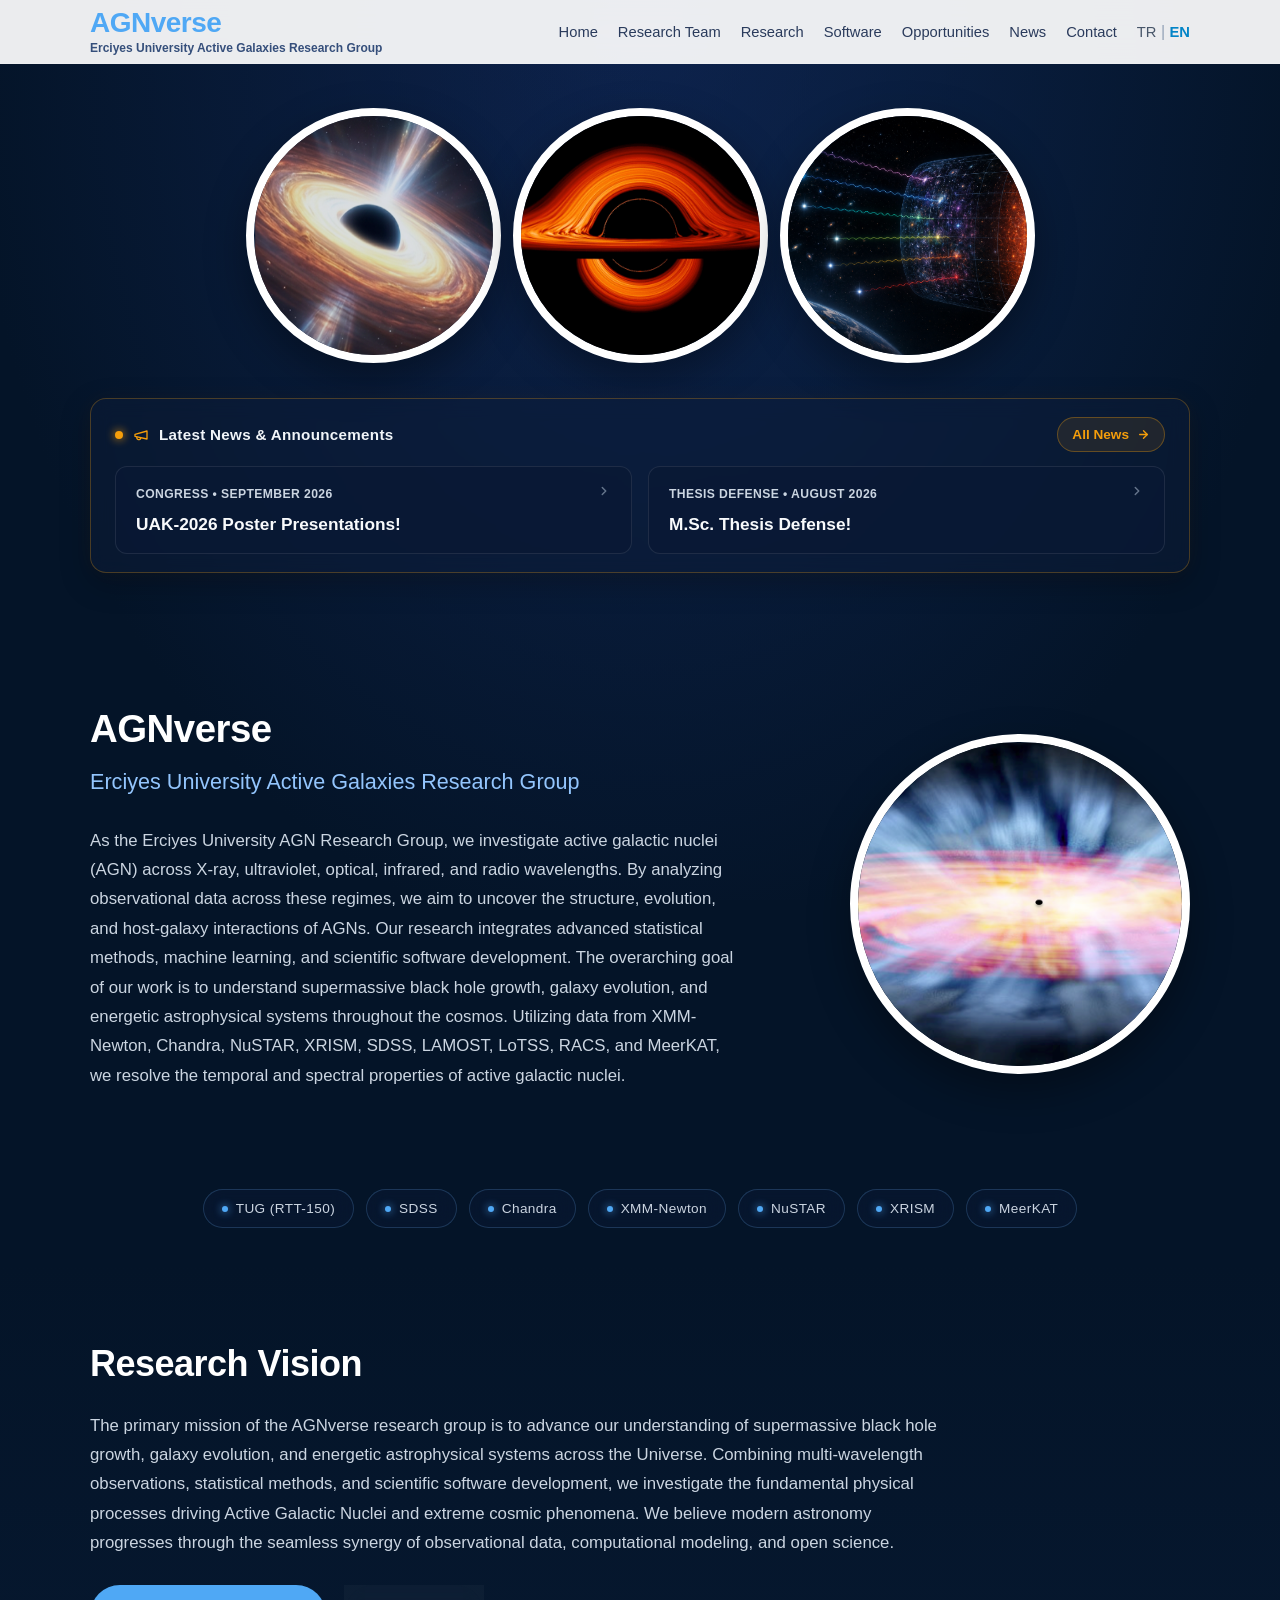
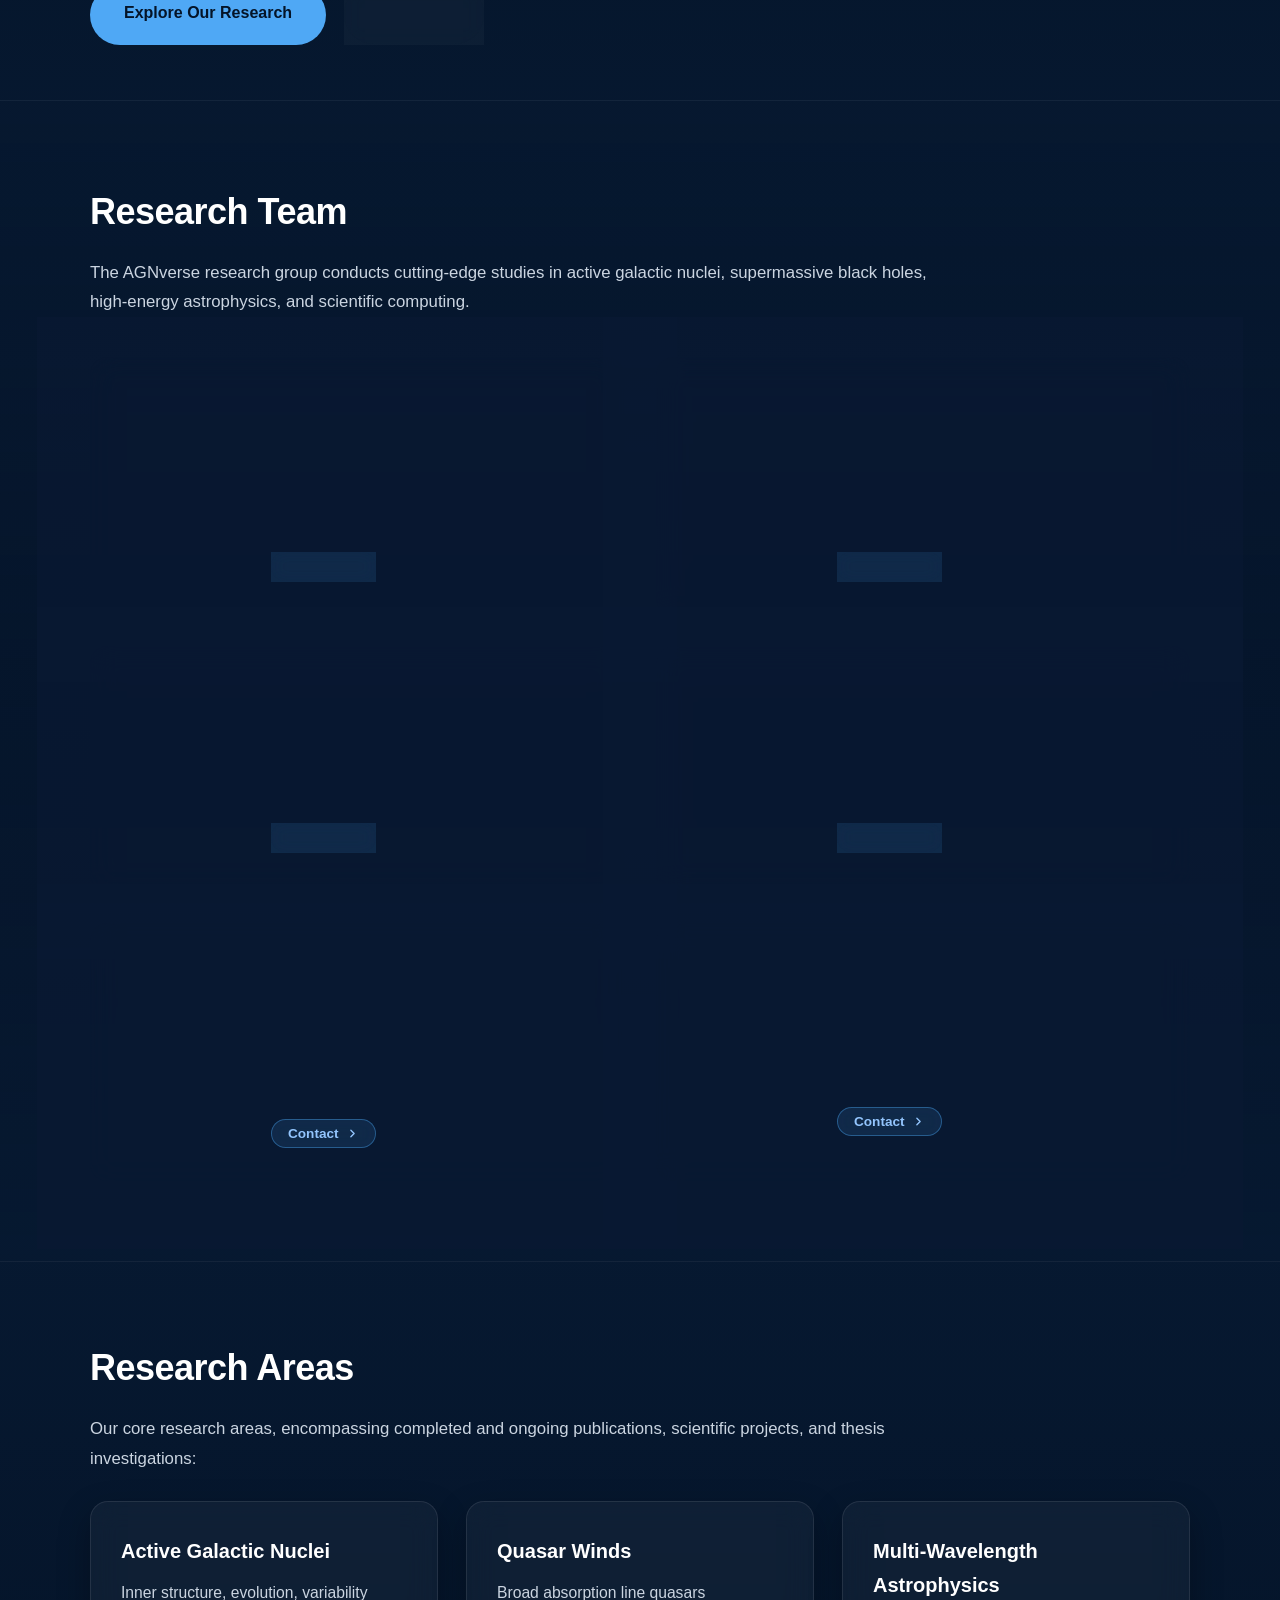
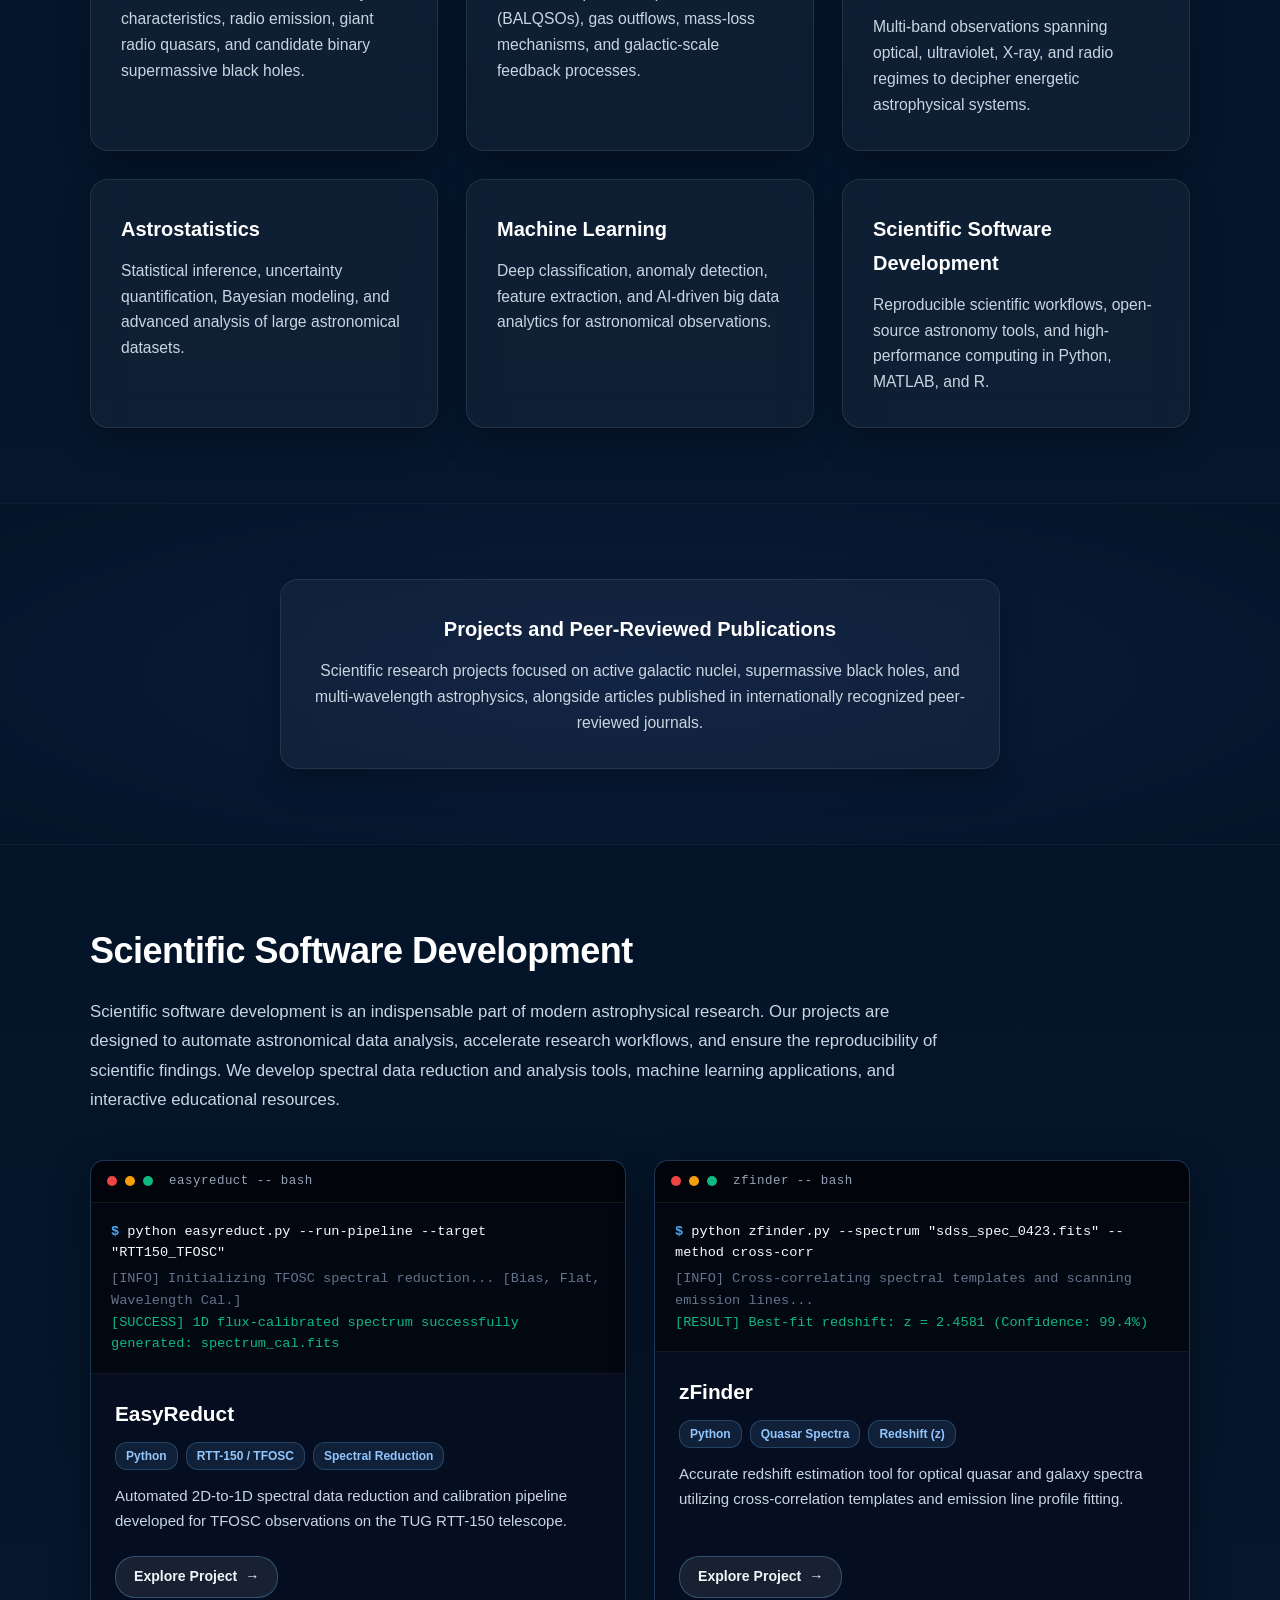
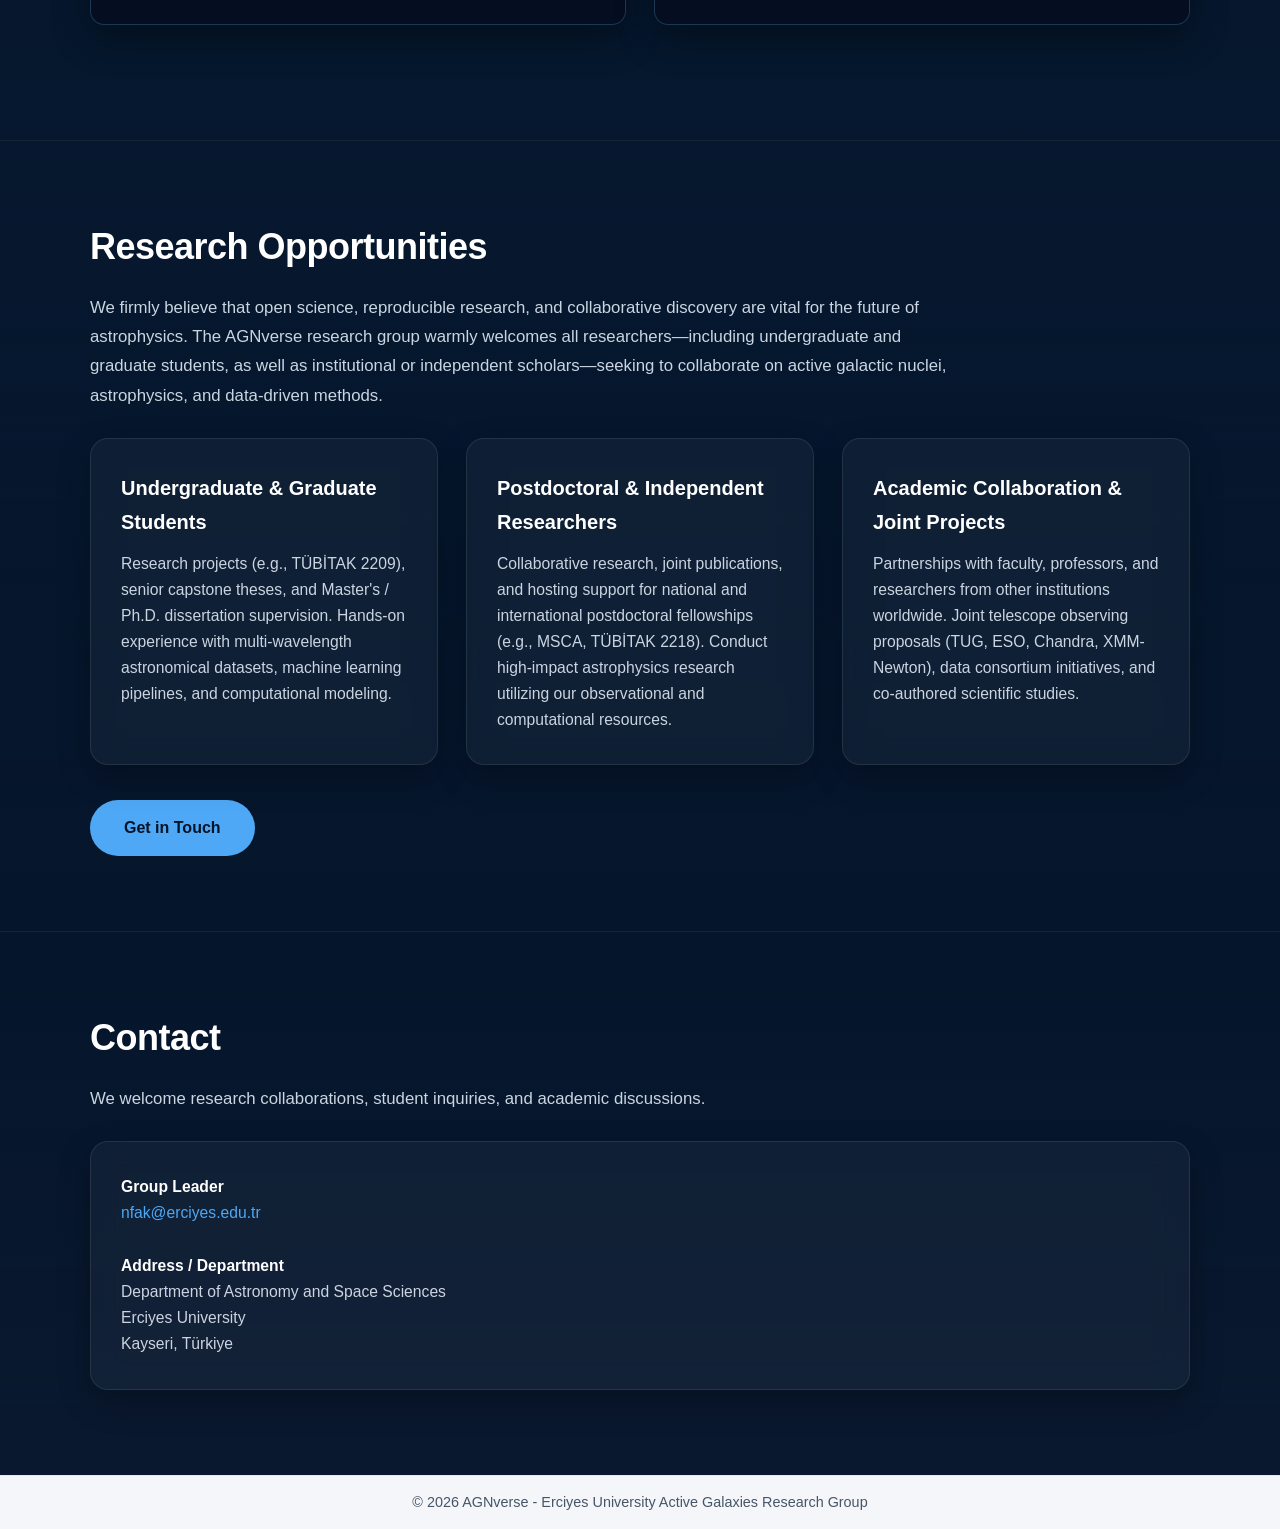
<file: en.html>
<!DOCTYPE html>
<html lang="en">

<head>

    <meta charset="UTF-8">
    <meta name="viewport" content="width=device-width, initial-scale=1.0">
    <meta name="referrer" content="strict-origin-when-cross-origin">
    <meta http-equiv="Content-Security-Policy" content="default-src 'self'; script-src 'self' 'unsafe-inline'; style-src 'self' 'unsafe-inline' https://fonts.googleapis.com; font-src 'self' https://fonts.gstatic.com; img-src 'self' data: https:; connect-src 'self' https:;">

    <title>AGNverse | Erciyes University Active Galaxies Research Group</title>

    <meta name="description"
        content="Official website of AGNverse - Erciyes University Active Galaxies Research Group. Astrophysics, Active Galactic Nuclei, Quasars, Scientific Programming, Astrostatistics, and Machine Learning.">

    <link rel="stylesheet" href="assets/css/style.css">

</head>

<body>

<header>

    <div class="container navbar">

        <div class="logo">
            <span class="logo-title">AGNverse</span>
            <span class="logo-subtitle">Erciyes University Active Galaxies Research Group</span>
        </div>

        <button class="mobile-menu-btn" id="mobileMenuBtn" aria-label="Toggle Menu" aria-expanded="false">
            <span class="bar"></span>
            <span class="bar"></span>
            <span class="bar"></span>
        </button>

        <nav>

            <ul class="menu">

                <li><a href="#">Home</a></li>

                <li><a href="#team">Research Team</a></li>

                <li><a href="#research">Research</a></li>

                <li><a href="#software">Software</a></li>

                <li><a href="#opportunities">Opportunities</a></li>

                <li><a href="news-en.html">News</a></li>

                <li><a href="#contact">Contact</a></li>

                <li class="language-switch">
                    <a href="index.html">TR</a>
                    <span>|</span>
                    <a href="en.html" class="active-lang">EN</a>
                </li>

            </ul>

        </nav>

    </div>

</header>

<section class="top-showcase">

    <div class="container showcase-container">

        <div class="showcase-item">
            <img src="assets/images/showcase/agn.png" alt="Active Galactic Nucleus">
        </div>

        <div class="showcase-item">
            <img src="assets/images/showcase/bh.gif" alt="Black Hole">
        </div>

        <div class="showcase-item">
            <img src="assets/images/showcase/Picture2.png" alt="Universe">
        </div>

    </div>

</section>

<section class="home-news-section">
    <div class="container">
        <div class="home-news-wrapper">
            <div class="home-news-header">
                <div class="home-news-badge">
                    <span class="home-news-pulse"></span>
                    <svg width="16" height="16" viewBox="0 0 24 24" fill="none" stroke="currentColor" stroke-width="2" stroke-linecap="round" stroke-linejoin="round" style="color: #f59e0b;"><path d="m3 11 18-5v12L3 14v-3z"/><path d="M11.6 16.8a3 3 0 1 1-5.8-1.6"/></svg>
                    <span>Latest News &amp; Announcements</span>
                </div>
                <a href="news-en.html" class="home-news-all-btn">
                    <span>All News</span>
                    <svg width="13" height="13" viewBox="0 0 24 24" fill="none" stroke="currentColor" stroke-width="2.5" stroke-linecap="round" stroke-linejoin="round"><path d="M5 12h14"/><path d="m12 5 7 7-7 7"/></svg>
                </a>
            </div>
            <div class="home-news-grid">
                <a href="news-en.html#news-uak2026" class="home-news-card">
                    <div class="home-news-card-header">
                        <span class="home-news-tag">Congress &bull; September 2026</span>
                        <span class="home-news-arrow"><svg width="14" height="14" viewBox="0 0 24 24" fill="none" stroke="currentColor" stroke-width="2.5" stroke-linecap="round" stroke-linejoin="round"><path d="m9 18 6-6-6-6"/></svg></span>
                    </div>
                    <h3 class="home-news-card-title">UAK-2026 Poster Presentations!</h3>
                    <div class="home-news-card-body">
                        <p class="home-news-preview">At the National Astronomy Congress (UAK-2026), scientific research co-authored and led by members of our group was presented during the e-poster sessions.</p>
                        <span class="home-news-read-more">Click to read more &rarr;</span>
                    </div>
                </a>
                <a href="news-en.html#news-suude-tez" class="home-news-card">
                    <div class="home-news-card-header">
                        <span class="home-news-tag">Thesis Defense &bull; August 2026</span>
                        <span class="home-news-arrow"><svg width="14" height="14" viewBox="0 0 24 24" fill="none" stroke="currentColor" stroke-width="2.5" stroke-linecap="round" stroke-linejoin="round"><path d="m9 18 6-6-6-6"/></svg></span>
                    </div>
                    <h3 class="home-news-card-title">M.Sc. Thesis Defense!</h3>
                    <div class="home-news-card-body">
                        <p class="home-news-preview">Our research group graduate student Suude Bayram successfully defended her Master's thesis entitled “Identification of Radio-Loud Quasars Using LOFAR LoTSS Data” on July 28, 2026.</p>
                        <span class="home-news-read-more">Click to read more &rarr;</span>
                    </div>
                </a>
            </div>
        </div>
    </div>
</section>

<section class="hero">

    <div class="container hero">

<div class="hero-text">

            <h1>
                AGNverse
            </h1>

            <h2>
                Erciyes University Active Galaxies Research Group
            </h2>

            <p>

               As the Erciyes University AGN Research Group, we investigate active galactic nuclei (AGN) across X-ray, ultraviolet, optical, infrared, and radio wavelengths.
               By analyzing observational data across these regimes, we aim to uncover the structure, evolution, and host-galaxy interactions of AGNs.
               Our research integrates advanced statistical methods, machine learning, and scientific software development.
               The overarching goal of our work is to understand supermassive black hole growth, galaxy evolution, and energetic astrophysical systems throughout the cosmos.
               
               Utilizing data from XMM-Newton, Chandra, NuSTAR, XRISM, SDSS, LAMOST, LoTSS, RACS, and MeerKAT, we resolve the temporal and spectral properties of active galactic nuclei.

            </p>

        </div>

<div class="hero-image">

            <img src="assets/images/showcase/Kuazar.png"
                alt="Quasar Artistic Illustration">

        </div>

    </div>

</section>

<div class="facilities-strip">
    <div class="facilities-container">
        <span class="facility-badge"><span class="facility-dot"></span>TUG (RTT-150)</span>
        <span class="facility-badge"><span class="facility-dot"></span>SDSS</span>
        <span class="facility-badge"><span class="facility-dot"></span>Chandra</span>
        <span class="facility-badge"><span class="facility-dot"></span>XMM-Newton</span>
        <span class="facility-badge"><span class="facility-dot"></span>NuSTAR</span>
        <span class="facility-badge"><span class="facility-dot"></span>XRISM</span>
        <span class="facility-badge"><span class="facility-dot"></span>MeerKAT</span>
    </div>
</div>

<section id="vision">

    <div class="container">

        <h2 class="section-title">
            Research Vision
        </h2>

        <p class="section-text">

            The primary mission of the AGNverse research group is to advance our understanding of supermassive black hole growth, galaxy evolution, and energetic astrophysical systems across the Universe.
            Combining multi-wavelength observations, statistical methods, and scientific software development, we investigate the fundamental physical processes driving Active Galactic Nuclei and extreme cosmic phenomena.
            We believe modern astronomy progresses through the seamless synergy of observational data, computational modeling, and open science.

        </p>

        <div class="button-group">

            <a href="#team" class="btn btn-primary">
                Explore Our Research
            </a>

            <a href="#software" class="btn btn-secondary">
                Software
            </a>

        </div>

    </div>

</section> 

<section id="team">

    <div class="container">

        <h2 class="section-title">
            Research Team
        </h2>

        <p class="section-intro">
            The AGNverse research group conducts cutting-edge studies in active galactic nuclei,
            supermassive black holes, high-energy astrophysics, and scientific computing.
        </p>

        <div class="team-grid">

            <div class="team-member">
                <div class="flip-inner">
                    <div class="card-front">
                        <div class="team-photo">
                            <img src="assets/images/team/lead.jpg" alt="Dr. Nurten Filiz Ak">
                        </div>
                        <div class="team-info">
                            <h3>Dr. Nurten Filiz Ak</h3>
                            <p class="team-role">Research Group Leader</p>
                            <p class="team-bio">
                                Conducts research on active galactic nuclei, radio galaxies, and the evolution of supermassive black holes.
                            </p>
                            <button class="flip-btn front-flip-btn" type="button" aria-label="Show contact information">
                                <span>Contact</span>
                                <svg class="flip-icon" width="13" height="13" viewBox="0 0 24 24" fill="none" stroke="currentColor" stroke-width="2.5" stroke-linecap="round" stroke-linejoin="round"><path d="m9 18 6-6-6-6"/></svg>
                            </button>
                        </div>
                    </div>
                    <div class="card-back">
                        <div class="card-back-content">
                            <h4 class="card-back-name">Dr. Nurten Filiz Ak</h4>
                            <p class="card-back-role">Research Group Leader</p>
                            <div class="card-back-email">
                                <div class="email-badge" title="Click to copy" data-email="nfak@erciyes.edu.tr">
                                    <a href="mailto:nfak@erciyes.edu.tr" class="email-mailto-btn" title="Send Email">
                                        <svg width="15" height="15" viewBox="0 0 24 24" fill="none" stroke="currentColor" stroke-width="2" stroke-linecap="round" stroke-linejoin="round"><rect width="20" height="16" x="2" y="4" rx="2"/><path d="m22 7-8.97 5.7a1.94 1.94 0 0 1-2.06 0L2 7"/></svg>
                                    </a>
                                    <span class="email-text">nfak@erciyes.edu.tr</span>
                                </div>
                            </div>
                            <div class="team-links card-back-links">
                                <a href="https://github.com/nfilizak" target="_blank" rel="noopener noreferrer">GitHub</a>
                                <a href="https://nfilizak.github.io/" target="_blank" rel="noopener noreferrer">Web</a>
                                <a href="https://scholar.google.com/citations?user=HhNbf2wAAAAJ" target="_blank" rel="noopener noreferrer">Google Scholar</a>
                                <a href="https://orcid.org/0000-0003-3016-5490" target="_blank" rel="noopener noreferrer">ORCID</a>
                            </div>
                            <button class="flip-btn back-flip-btn" type="button" aria-label="Back to biography">
                                <svg class="flip-icon-back" width="13" height="13" viewBox="0 0 24 24" fill="none" stroke="currentColor" stroke-width="2.5" stroke-linecap="round" stroke-linejoin="round"><path d="m15 18-6-6 6-6"/></svg>
                                <span>Biography</span>
                            </button>
                        </div>
                    </div>
                </div>
            </div>

            <div class="team-member seyit-card" id="seyithokelek-card">
                <div class="flip-inner">
                    <div class="card-front">
                        <div class="team-photo">
                            <img src="assets/images/team/researcher_2.jpeg" alt="Seyit Hökelek" class="photo-seyit" style="object-position: center 18%;">
                        </div>
                        <div class="team-info">
                            <h3>Seyit Hökelek</h3>
                            <p class="team-role">Researcher / Ph.D. Student</p>
                            <p class="team-bio">
                                Investigating the structure and nature of AGNs through multi-wavelength observations and machine learning techniques.
                            </p>
                            <button class="flip-btn front-flip-btn" type="button" aria-label="Show contact information">
                                <span>Contact</span>
                                <svg class="flip-icon" width="13" height="13" viewBox="0 0 24 24" fill="none" stroke="currentColor" stroke-width="2.5" stroke-linecap="round" stroke-linejoin="round"><path d="m9 18 6-6-6-6"/></svg>
                            </button>
                        </div>
                    </div>
                    <div class="card-back">
                        <div class="card-back-content">
                            <h4 class="card-back-name">Seyit Hökelek</h4>
                            <p class="card-back-role">Researcher / Ph.D. Student</p>
                            <div class="card-back-email">
                                <div class="email-badge" title="Click to copy" data-email="sthokelek@gmail.com">
                                    <a href="mailto:sthokelek@gmail.com" class="email-mailto-btn" title="Send Email">
                                        <svg width="15" height="15" viewBox="0 0 24 24" fill="none" stroke="currentColor" stroke-width="2" stroke-linecap="round" stroke-linejoin="round"><rect width="20" height="16" x="2" y="4" rx="2"/><path d="m22 7-8.97 5.7a1.94 1.94 0 0 1-2.06 0L2 7"/></svg>
                                    </a>
                                    <span class="email-text">sthokelek@gmail.com</span>
                                </div>
                            </div>
                            <div class="team-links card-back-links">
                                <a href="https://github.com/seyithokelek" target="_blank" rel="noopener noreferrer">GitHub</a>
                                <a href="https://seyithokelek.github.io/" target="_blank" rel="noopener noreferrer">Web</a>
                                <a href="https://scholar.google.com/citations?user=B_S19VgAAAAJ" target="_blank" rel="noopener noreferrer">Google Scholar</a>
                                <a href="https://orcid.org/0000-0002-2534-0584" target="_blank" rel="noopener noreferrer">ORCID</a>
                            </div>
                            <button class="flip-btn back-flip-btn" type="button" aria-label="Back to biography">
                                <svg class="flip-icon-back" width="13" height="13" viewBox="0 0 24 24" fill="none" stroke="currentColor" stroke-width="2.5" stroke-linecap="round" stroke-linejoin="round"><path d="m15 18-6-6 6-6"/></svg>
                                <span>Biography</span>
                            </button>
                        </div>
                    </div>
                </div>
            </div>

            <div class="team-member">
                <div class="flip-inner">
                    <div class="card-front">
                        <div class="team-photo">
                            <img src="assets/images/team/researcher-1.png" alt="M. Turan Sağlam">
                        </div>
                        <div class="team-info">
                            <h3>M. Turan Sağlam</h3>
                            <p class="team-role">Researcher / Ph.D. Student</p>
                            <p class="team-bio">
                                Focuses on scientific programming, machine learning, and astronomical data analysis.
                            </p>
                            <button class="flip-btn front-flip-btn" type="button" aria-label="Show contact information">
                                <span>Contact</span>
                                <svg class="flip-icon" width="13" height="13" viewBox="0 0 24 24" fill="none" stroke="currentColor" stroke-width="2.5" stroke-linecap="round" stroke-linejoin="round"><path d="m9 18 6-6-6-6"/></svg>
                            </button>
                        </div>
                    </div>
                    <div class="card-back">
                        <div class="card-back-content">
                            <h4 class="card-back-name">M. Turan Sağlam</h4>
                            <p class="card-back-role">Researcher / Ph.D. Student</p>
                            <div class="card-back-email">
                                <div class="email-badge" title="Click to copy" data-email="mturansaglam@">
                                    <a href="mailto:mturansaglam@" class="email-mailto-btn" title="Send Email">
                                        <svg width="15" height="15" viewBox="0 0 24 24" fill="none" stroke="currentColor" stroke-width="2" stroke-linecap="round" stroke-linejoin="round"><rect width="20" height="16" x="2" y="4" rx="2"/><path d="m22 7-8.97 5.7a1.94 1.94 0 0 1-2.06 0L2 7"/></svg>
                                    </a>
                                    <span class="email-text">mturansaglam@</span>
                                </div>
                            </div>
                            <div class="team-links card-back-links">
                                <a href="https://github.com/agnverse" target="_blank" rel="noopener noreferrer">GitHub</a>
                                <a href="#">Web</a>
                                <a href="#">Google Scholar</a>
                                <a href="https://orcid.org" target="_blank" rel="noopener noreferrer">ORCID</a>
                            </div>
                            <button class="flip-btn back-flip-btn" type="button" aria-label="Back to biography">
                                <svg class="flip-icon-back" width="13" height="13" viewBox="0 0 24 24" fill="none" stroke="currentColor" stroke-width="2.5" stroke-linecap="round" stroke-linejoin="round"><path d="m15 18-6-6 6-6"/></svg>
                                <span>Biography</span>
                            </button>
                        </div>
                    </div>
                </div>
            </div>

            <div class="team-member">
                <div class="flip-inner">
                    <div class="card-front">
                        <div class="team-photo">
                            <img src="assets/images/team/researcher-3.jpeg" alt="Suude Bayram">
                        </div>
                        <div class="team-info">
                            <h3>Suude Bayram</h3>
                            <p class="team-role">Researcher / Ph.D. Student</p>
                            <p class="team-bio">
                                Conducts research in the fields of high-energy astrophysics and observational astronomy.
                            </p>
                            <button class="flip-btn front-flip-btn" type="button" aria-label="Show contact information">
                                <span>Contact</span>
                                <svg class="flip-icon" width="13" height="13" viewBox="0 0 24 24" fill="none" stroke="currentColor" stroke-width="2.5" stroke-linecap="round" stroke-linejoin="round"><path d="m9 18 6-6-6-6"/></svg>
                            </button>
                        </div>
                    </div>
                    <div class="card-back">
                        <div class="card-back-content">
                            <h4 class="card-back-name">Suude Bayram</h4>
                            <p class="card-back-role">Researcher / Ph.D. Student</p>
                            <div class="card-back-email">
                                <div class="email-badge" title="Click to copy" data-email="suudebayram@">
                                    <a href="mailto:suudebayram@" class="email-mailto-btn" title="Send Email">
                                        <svg width="15" height="15" viewBox="0 0 24 24" fill="none" stroke="currentColor" stroke-width="2" stroke-linecap="round" stroke-linejoin="round"><rect width="20" height="16" x="2" y="4" rx="2"/><path d="m22 7-8.97 5.7a1.94 1.94 0 0 1-2.06 0L2 7"/></svg>
                                    </a>
                                    <span class="email-text">suudebayram@</span>
                                </div>
                            </div>
                            <div class="team-links card-back-links">
                                <a href="https://github.com/agnverse" target="_blank" rel="noopener noreferrer">GitHub</a>
                                <a href="#">Web</a>
                                <a href="#">Google Scholar</a>
                                <a href="https://orcid.org" target="_blank" rel="noopener noreferrer">ORCID</a>
                            </div>
                            <button class="flip-btn back-flip-btn" type="button" aria-label="Back to biography">
                                <svg class="flip-icon-back" width="13" height="13" viewBox="0 0 24 24" fill="none" stroke="currentColor" stroke-width="2.5" stroke-linecap="round" stroke-linejoin="round"><path d="m15 18-6-6 6-6"/></svg>
                                <span>Biography</span>
                            </button>
                        </div>
                    </div>
                </div>
            </div>

            <div class="team-member">
                <div class="flip-inner">
                    <div class="card-front">
                        <div class="team-photo">
                            <img src="assets/images/team/researcher-5.jpeg" alt="Birsu Hilal Eser">
                        </div>
                        <div class="team-info">
                            <h3>Birsu Hilal Eser</h3>
                            <p class="team-role">Researcher / M.Sc. Student</p>
                            <p class="team-bio">
                                Conducts research on quasar luminosity and mass functions, and the cosmological evolution of supermassive black holes.
                            </p>
                            <button class="flip-btn front-flip-btn" type="button" aria-label="Show contact information">
                                <span>Contact</span>
                                <svg class="flip-icon" width="13" height="13" viewBox="0 0 24 24" fill="none" stroke="currentColor" stroke-width="2.5" stroke-linecap="round" stroke-linejoin="round"><path d="m9 18 6-6-6-6"/></svg>
                            </button>
                        </div>
                    </div>
                    <div class="card-back">
                        <div class="card-back-content">
                            <h4 class="card-back-name">Birsu Hilal Eser</h4>
                            <p class="card-back-role">Researcher / M.Sc. Student</p>
                            <div class="card-back-email">
                                <div class="email-badge" title="Click to copy" data-email="birsuhilal@">
                                    <a href="mailto:birsuhilal@" class="email-mailto-btn" title="Send Email">
                                        <svg width="15" height="15" viewBox="0 0 24 24" fill="none" stroke="currentColor" stroke-width="2" stroke-linecap="round" stroke-linejoin="round"><rect width="20" height="16" x="2" y="4" rx="2"/><path d="m22 7-8.97 5.7a1.94 1.94 0 0 1-2.06 0L2 7"/></svg>
                                    </a>
                                    <span class="email-text">birsuhilal@</span>
                                </div>
                            </div>
                            <div class="team-links card-back-links">
                                <a href="https://github.com/agnverse" target="_blank" rel="noopener noreferrer">GitHub</a>
                                <a href="#">Web</a>
                                <a href="#">Google Scholar</a>
                                <a href="https://orcid.org" target="_blank" rel="noopener noreferrer">ORCID</a>
                            </div>
                            <button class="flip-btn back-flip-btn" type="button" aria-label="Back to biography">
                                <svg class="flip-icon-back" width="13" height="13" viewBox="0 0 24 24" fill="none" stroke="currentColor" stroke-width="2.5" stroke-linecap="round" stroke-linejoin="round"><path d="m15 18-6-6 6-6"/></svg>
                                <span>Biography</span>
                            </button>
                        </div>
                    </div>
                </div>
            </div>

            <div class="team-member">
                <div class="flip-inner">
                    <div class="card-front">
                        <div class="team-photo">
                            <img src="assets/images/team/researcher-4.jpeg" alt="Enes Selam Kaçan">
                        </div>
                        <div class="team-info">
                            <h3>Enes Selam Kaçan</h3>
                            <p class="team-role">Researcher</p>
                            <p class="team-bio">
                                Conducts research in the fields of high-energy astrophysics and observational astronomy.
                            </p>
                            <button class="flip-btn front-flip-btn" type="button" aria-label="Show contact information">
                                <span>Contact</span>
                                <svg class="flip-icon" width="13" height="13" viewBox="0 0 24 24" fill="none" stroke="currentColor" stroke-width="2.5" stroke-linecap="round" stroke-linejoin="round"><path d="m9 18 6-6-6-6"/></svg>
                            </button>
                        </div>
                    </div>
                    <div class="card-back">
                        <div class="card-back-content">
                            <h4 class="card-back-name">Enes Selam Kaçan</h4>
                            <p class="card-back-role">Researcher</p>
                            <div class="card-back-email">
                                <div class="email-badge" title="Click to copy" data-email="enesselam@">
                                    <a href="mailto:enesselam@" class="email-mailto-btn" title="Send Email">
                                        <svg width="15" height="15" viewBox="0 0 24 24" fill="none" stroke="currentColor" stroke-width="2" stroke-linecap="round" stroke-linejoin="round"><rect width="20" height="16" x="2" y="4" rx="2"/><path d="m22 7-8.97 5.7a1.94 1.94 0 0 1-2.06 0L2 7"/></svg>
                                    </a>
                                    <span class="email-text">enesselam@</span>
                                </div>
                            </div>
                            <div class="team-links card-back-links">
                                <a href="https://github.com/agnverse" target="_blank" rel="noopener noreferrer">GitHub</a>
                                <a href="#">Web</a>
                                <a href="#">Google Scholar</a>
                                <a href="https://orcid.org" target="_blank" rel="noopener noreferrer">ORCID</a>
                            </div>
                            <button class="flip-btn back-flip-btn" type="button" aria-label="Back to biography">
                                <svg class="flip-icon-back" width="13" height="13" viewBox="0 0 24 24" fill="none" stroke="currentColor" stroke-width="2.5" stroke-linecap="round" stroke-linejoin="round"><path d="m15 18-6-6 6-6"/></svg>
                                <span>Biography</span>
                            </button>
                        </div>
                    </div>
                </div>
            </div>

        </div>

    </div>

</section>

<section id="research-areas">

    <div class="container">

        <h2 class="section-title">
            Research Areas
        </h2>

        <p class="section-text">
            Our core research areas, encompassing completed and ongoing publications, scientific projects, and thesis investigations:
        </p>

        <div class="grid">

            <div class="card">

                <h3>
                    Active Galactic Nuclei
                </h3>

                <p>
                    Inner structure, evolution, variability characteristics, radio emission, giant radio quasars, and candidate binary supermassive black holes.
                </p>

            </div>

            <div class="card">

                <h3>
                    Quasar Winds
                </h3>

                <p>
                    Broad absorption line quasars (BALQSOs), gas outflows, mass-loss mechanisms, and galactic-scale feedback processes.
                </p>

            </div>

            <div class="card">

                <h3>
                    Multi-Wavelength Astrophysics
                </h3>

                <p>
                    Multi-band observations spanning optical, ultraviolet, X-ray, and radio regimes to decipher energetic astrophysical systems.
                </p>

            </div>

            <div class="card">

                <h3>
                    Astrostatistics
                </h3>

                <p>
                    Statistical inference, uncertainty quantification, Bayesian modeling, and advanced analysis of large astronomical datasets.
                </p>

            </div>

            <div class="card">

                <h3>
                    Machine Learning
                </h3>

                <p>
                    Deep classification, anomaly detection, feature extraction, and AI-driven big data analytics for astronomical observations.
                </p>

            </div>

            <div class="card">

                <h3>
                    Scientific Software Development
                </h3>

                <p>
                    Reproducible scientific workflows, open-source astronomy tools, and high-performance computing in Python, MATLAB, and R.
                </p>

            </div>

        </div>

    </div>

</section>

<section id="research">

    <div class="container">

        <div class="research-single">

            <div class="card">

                <h3>Projects and Peer-Reviewed Publications</h3>

                <p class="highlight-text">
                    Scientific research projects focused on active galactic nuclei, supermassive black holes, and multi-wavelength astrophysics, alongside articles published in internationally recognized peer-reviewed journals.
                </p>

            </div>

        </div>

    </div>

</section>

<section id="software">

    <div class="container">

        <h2 class="section-title">
            Scientific Software Development
        </h2>

        <p class="section-text">

            Scientific software development is an indispensable part of modern astrophysical research.
            Our projects are designed to automate astronomical data analysis, accelerate research 
            workflows, and ensure the reproducibility of scientific findings.
            We develop spectral data reduction and analysis tools, machine learning applications, 
            and interactive educational resources.

        </p>

        <div class="software-showcase">

<div class="terminal-card">
                <div class="terminal-header">
                    <span class="terminal-dot dot-red"></span>
                    <span class="terminal-dot dot-yellow"></span>
                    <span class="terminal-dot dot-green"></span>
                    <span class="terminal-title">easyreduct -- bash</span>
                </div>
                <div class="terminal-body">
                    <div><span class="t-prompt">$</span> <span class="t-cmd">python easyreduct.py --run-pipeline --target "RTT150_TFOSC"</span></div>
                    <div class="t-info">[INFO] Initializing TFOSC spectral reduction... [Bias, Flat, Wavelength Cal.]</div>
                    <div class="t-success">[SUCCESS] 1D flux-calibrated spectrum successfully generated: spectrum_cal.fits</div>
                </div>
                <div class="terminal-content">
                    <h3>EasyReduct</h3>
                    <div class="terminal-badges">
                        <span class="t-tag">Python</span>
                        <span class="t-tag">RTT-150 / TFOSC</span>
                        <span class="t-tag">Spectral Reduction</span>
                    </div>
                    <p>
                        Automated 2D-to-1D spectral data reduction and calibration pipeline developed for TFOSC observations on the TUG RTT-150 telescope.
                    </p>
                    <a href="https://seyithokelek.github.io/projects/EasyReduct/" target="_blank" rel="noopener noreferrer" class="terminal-btn">
                        <span>Explore Project</span> &rarr;
                    </a>
                </div>
            </div>

<div class="terminal-card">
                <div class="terminal-header">
                    <span class="terminal-dot dot-red"></span>
                    <span class="terminal-dot dot-yellow"></span>
                    <span class="terminal-dot dot-green"></span>
                    <span class="terminal-title">zfinder -- bash</span>
                </div>
                <div class="terminal-body">
                    <div><span class="t-prompt">$</span> <span class="t-cmd">python zfinder.py --spectrum "sdss_spec_0423.fits" --method cross-corr</span></div>
                    <div class="t-info">[INFO] Cross-correlating spectral templates and scanning emission lines...</div>
                    <div class="t-success">[RESULT] Best-fit redshift: z = 2.4581 (Confidence: 99.4%)</div>
                </div>
                <div class="terminal-content">
                    <h3>zFinder</h3>
                    <div class="terminal-badges">
                        <span class="t-tag">Python</span>
                        <span class="t-tag">Quasar Spectra</span>
                        <span class="t-tag">Redshift (z)</span>
                    </div>
                    <p>
                        Accurate redshift estimation tool for optical quasar and galaxy spectra utilizing cross-correlation templates and emission line profile fitting.
                    </p>
                    <a href="https://seyithokelek.github.io/projects/zFinder/" target="_blank" rel="noopener noreferrer" class="terminal-btn">
                        <span>Explore Project</span> &rarr;
                    </a>
                </div>
            </div>

        </div>

    </div>

</section>

<section id="opportunities">

    <div class="container">

        <h2 class="section-title">
            Research Opportunities
        </h2>

        <p class="section-text">
            We firmly believe that open science, reproducible research, and collaborative discovery are vital for the future of astrophysics. The AGNverse research group warmly welcomes all researchers—including undergraduate and graduate students, as well as institutional or independent scholars—seeking to collaborate on active galactic nuclei, astrophysics, and data-driven methods.
        </p>

        <div class="grid">

            <div class="card">

                <h3>
                    Undergraduate & Graduate Students
                </h3>

                <p>
                    Research projects (e.g., TÜBİTAK 2209), senior capstone theses, and Master's / Ph.D. dissertation supervision. Hands-on experience with multi-wavelength astronomical datasets, machine learning pipelines, and computational modeling.
                </p>

            </div>

            <div class="card">

                <h3>
                    Postdoctoral & Independent Researchers
                </h3>

                <p>
                    Collaborative research, joint publications, and hosting support for national and international postdoctoral fellowships (e.g., MSCA, TÜBİTAK 2218). Conduct high-impact astrophysics research utilizing our observational and computational resources.
                </p>

            </div>

            <div class="card">

                <h3>
                    Academic Collaboration & Joint Projects
                </h3>

                <p>
                    Partnerships with faculty, professors, and researchers from other institutions worldwide. Joint telescope observing proposals (TUG, ESO, Chandra, XMM-Newton), data consortium initiatives, and co-authored scientific studies.
                </p>

            </div>

        </div>

        <div class="button-group" style="margin-top: 35px;">
            <a href="#contact" class="btn btn-primary">
                Get in Touch
            </a>
        </div>

    </div>

</section>

<section id="contact">

    <div class="container">

        <h2 class="section-title">
            Contact
        </h2>

        <p class="section-text">
            We welcome research collaborations, student inquiries, and academic discussions.
        </p>

        <div class="card">

            <p>

                <strong>Group Leader</strong><br>

                <a href="mailto:nfak@erciyes.edu.tr">
                    nfak@erciyes.edu.tr
                </a>

            </p>

            <br>

            <p>

                <strong>Address / Department</strong><br>

                Department of Astronomy and Space Sciences<br>
                Erciyes University<br>
                Kayseri, Türkiye

            </p>

        </div>

    </div>

</section>

<footer>

    <div class="container">

        <p>

            © 2026 AGNverse - Erciyes University Active Galaxies Research Group

        </p>

    </div>

</footer>

<script>

(function() {
    const card = document.getElementById('seyithokelek-card');
    if (!card) return;

    let lastSpawn = 0;
    const starSymbols = ['✦', '★', '✧', '⋆', '✨'];
    const starColors = ['#ffd700', '#ffec8b', '#68aeec', '#ffffff', '#a8d8ff'];

    card.addEventListener('mousemove', function(e) {
        const now = Date.now();
        if (now - lastSpawn < 40) return;
        lastSpawn = now;

        const rect = card.getBoundingClientRect();
        const x = e.clientX - rect.left;
        const y = e.clientY - rect.top;

        const star = document.createElement('span');
        star.className = 'star-particle';
        star.textContent = starSymbols[Math.floor(Math.random() * starSymbols.length)];

        const size = Math.floor(Math.random() * 10) + 14;
        const color = starColors[Math.floor(Math.random() * starColors.length)];

        const angle = Math.random() * Math.PI * 2;
        const distMid = Math.random() * 18 + 8;
        const distEnd = distMid + Math.random() * 22 + 10;
        const tx = Math.cos(angle) * distMid;
        const ty = Math.sin(angle) * distMid;
        const txEnd = Math.cos(angle) * distEnd;
        const tyEnd = Math.sin(angle) * distEnd;

        star.style.left = (x - size / 2) + 'px';
        star.style.top = (y - size / 2) + 'px';
        star.style.fontSize = size + 'px';
        star.style.color = color;
        star.style.textShadow = `0 0 8px ${color}, 0 0 16px #68aeec`;
        star.style.setProperty('--tx', `${tx}px`);
        star.style.setProperty('--ty', `${ty}px`);
        star.style.setProperty('--tx-end', `${txEnd}px`);
        star.style.setProperty('--ty-end', `${tyEnd}px`);

        card.appendChild(star);

        setTimeout(() => {
            star.remove();
        }, 750);
    });
})();

(function() {
    document.querySelectorAll('.team-member').forEach(function(card) {
        const frontBtn = card.querySelector('.front-flip-btn');
        const backBtn = card.querySelector('.back-flip-btn');

        if (frontBtn) {
            frontBtn.addEventListener('mouseenter', function() {
                card.classList.add('flipped');
            });

            frontBtn.addEventListener('click', function(e) {
                e.stopPropagation();
                card.classList.toggle('flipped');
            });
        }

        if (backBtn) {
            backBtn.addEventListener('click', function(e) {
                e.stopPropagation();
                card.classList.remove('flipped');
            });
        }

        card.addEventListener('mouseleave', function() {
            card.classList.remove('flipped');
        });
    });
})();

(function() {
    document.querySelectorAll('.email-badge').forEach(function(badge) {
        badge.addEventListener('click', function(e) {
            if (e.target.closest('.email-mailto-btn')) return;
            e.stopPropagation();

            const email = this.getAttribute('data-email');
            const textSpan = this.querySelector('.email-text');
            if (!email || !textSpan) return;

            navigator.clipboard.writeText(email).then(() => {
                const origText = textSpan.textContent;
                badge.classList.add('copied');
                textSpan.textContent = '✓ Copied!';
                setTimeout(() => {
                    badge.classList.remove('copied');
                    textSpan.textContent = origText;
                }, 1200);
            }).catch(() => {
                const range = document.createRange();
                range.selectNodeContents(textSpan);
                const sel = window.getSelection();
                sel.removeAllRanges();
                sel.addRange(range);
            });
        });
    });
})();

(function() {
    const btn = document.getElementById('mobileMenuBtn');
    const menu = document.querySelector('.menu');
    if (!btn || !menu) return;

    btn.addEventListener('click', function(e) {
        e.stopPropagation();
        const isOpen = menu.classList.toggle('active');
        btn.classList.toggle('active');
        btn.setAttribute('aria-expanded', isOpen);
    });

    menu.querySelectorAll('a').forEach(function(link) {
        link.addEventListener('click', function() {
            menu.classList.remove('active');
            btn.classList.remove('active');
            btn.setAttribute('aria-expanded', 'false');
        });
    });

    document.addEventListener('click', function(e) {
        if (!btn.contains(e.target) && !menu.contains(e.target) && menu.classList.contains('active')) {
            menu.classList.remove('active');
            btn.classList.remove('active');
            btn.setAttribute('aria-expanded', 'false');
        }
    });
})();
</script>

</body>

</html>
</file>
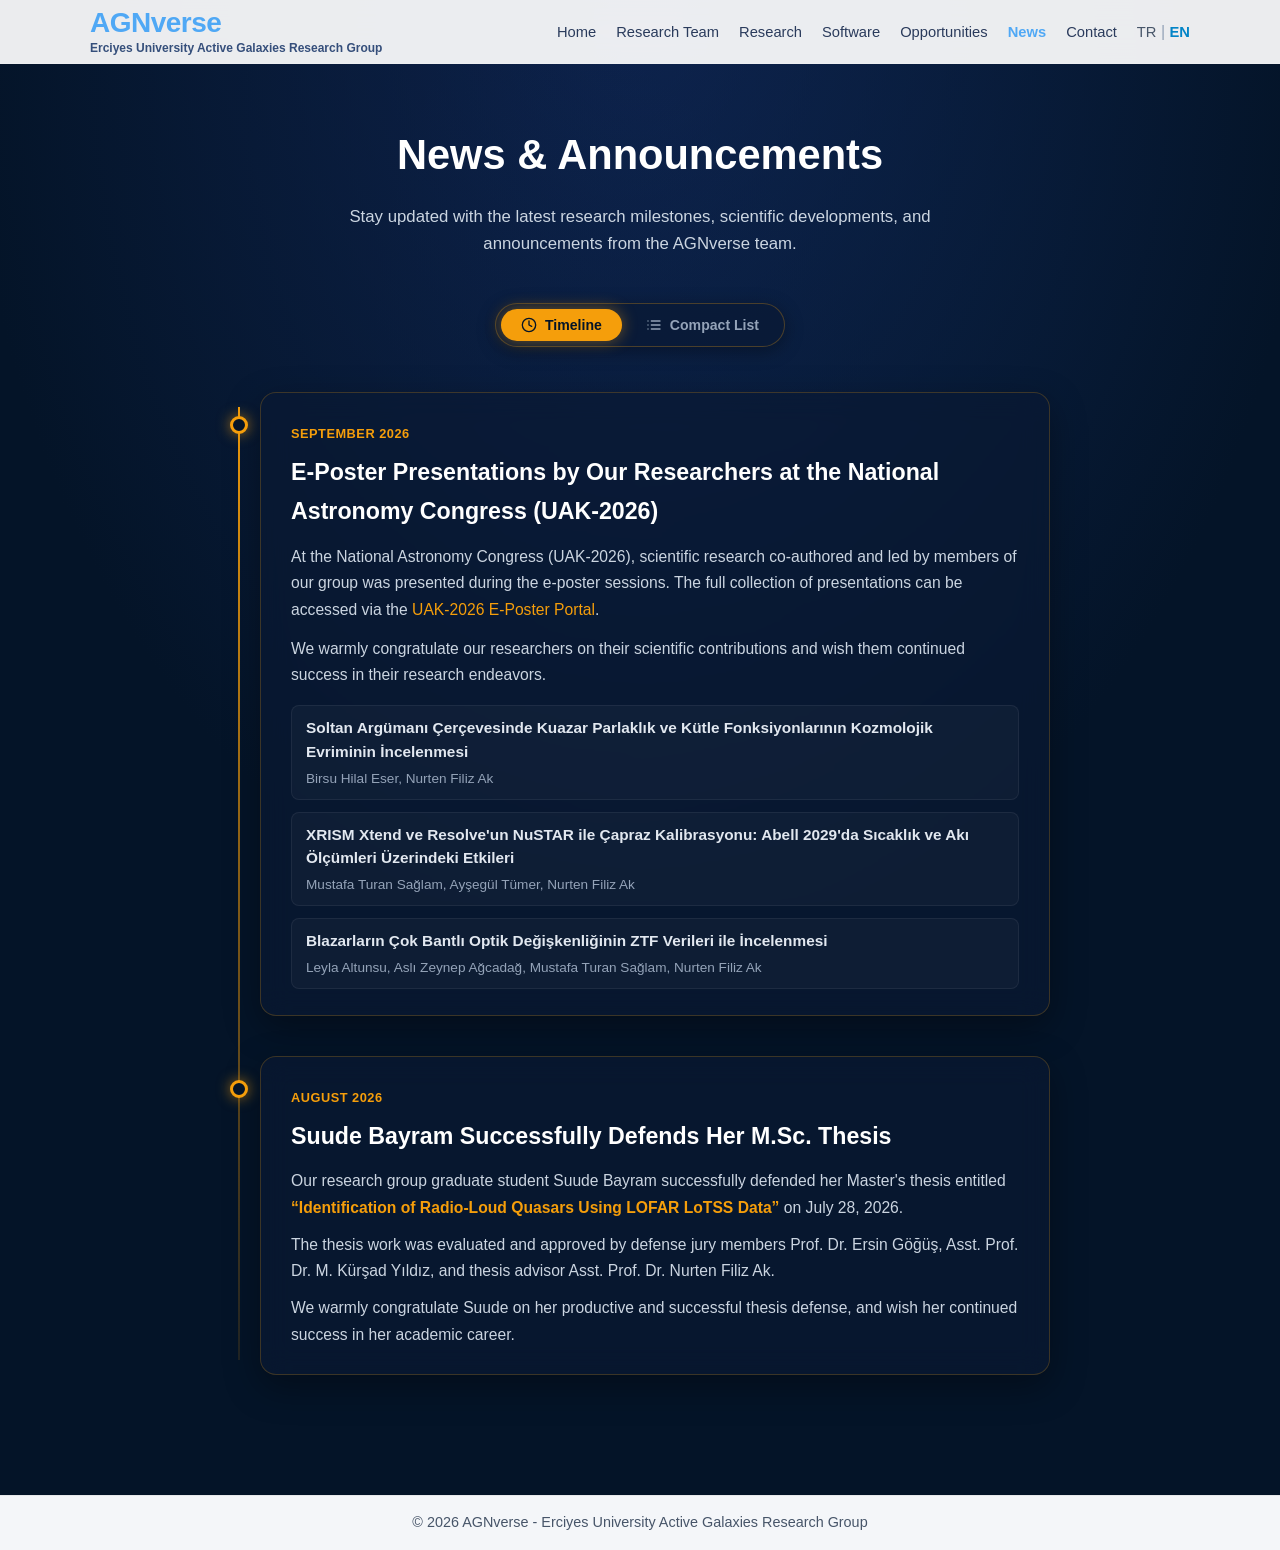
<file: news-en.html>
<!DOCTYPE html>
<html lang="en">

<head>

    <meta charset="UTF-8">
    <meta name="viewport" content="width=device-width, initial-scale=1.0">
    <meta name="referrer" content="strict-origin-when-cross-origin">
    <meta http-equiv="Content-Security-Policy" content="default-src 'self'; script-src 'self' 'unsafe-inline'; style-src 'self' 'unsafe-inline' https://fonts.googleapis.com; font-src 'self' https://fonts.gstatic.com; img-src 'self' data: https:; connect-src 'self' https:;">

    <title>News & Announcements | AGNverse - Erciyes University Active Galaxies Research Group</title>

    <meta name="description"
        content="Latest news, announcements, research highlights, and updates from the AGNverse Active Galaxies Research Group.">

    <link rel="stylesheet" href="assets/css/style.css">

</head>

<body>

<header>

    <div class="container navbar">

        <div class="logo">
            <a href="en.html" style="text-decoration: none; display: flex; flex-direction: column;">
                <span class="logo-title">AGNverse</span>
                <span class="logo-subtitle">Erciyes University Active Galaxies Research Group</span>
            </a>
        </div>

        <button class="mobile-menu-btn" id="mobileMenuBtn" aria-label="Toggle Menu" aria-expanded="false">
            <span class="bar"></span>
            <span class="bar"></span>
            <span class="bar"></span>
        </button>

        <nav>

            <ul class="menu">

                <li><a href="en.html">Home</a></li>

                <li><a href="en.html#team">Research Team</a></li>

                <li><a href="en.html#research">Research</a></li>

                <li><a href="en.html#software">Software</a></li>

                <li><a href="en.html#opportunities">Opportunities</a></li>

                <li><a href="news-en.html" style="color: var(--accent); font-weight: 700;">News</a></li>

                <li><a href="en.html#contact">Contact</a></li>

                <li class="language-switch">
                    <a href="news.html">TR</a>
                    <span>|</span>
                    <a href="news-en.html" class="active-lang">EN</a>
                </li>

            </ul>

        </nav>

    </div>

</header>

<section class="news-section">

    <div class="container">

        <div class="news-header-wrap">
            <h1>News & Announcements</h1>
            <p>
                Stay updated with the latest research milestones, scientific developments, and announcements from the AGNverse team.
            </p>
        </div>

<div class="view-switch-container">
            <div class="view-switch-box">
                <button id="btn-timeline" class="view-btn active" onclick="switchNewsView('timeline')">
                    <svg width="16" height="16" viewBox="0 0 24 24" fill="none" stroke="currentColor" stroke-width="2" stroke-linecap="round" stroke-linejoin="round"><circle cx="12" cy="12" r="10"/><polyline points="12 6 12 12 16 14"/></svg>
                    Timeline
                </button>
                <button id="btn-compact" class="view-btn" onclick="switchNewsView('compact')">
                    <svg width="16" height="16" viewBox="0 0 24 24" fill="none" stroke="currentColor" stroke-width="2" stroke-linecap="round" stroke-linejoin="round"><line x1="8" y1="6" x2="21" y2="6"/><line x1="8" y1="12" x2="21" y2="12"/><line x1="8" y1="18" x2="21" y2="18"/><line x1="3" y1="6" x2="3.01" y2="6"/><line x1="3" y1="12" x2="3.01" y2="12"/><line x1="3" y1="18" x2="3.01" y2="18"/></svg>
                    Compact List
                </button>
            </div>
        </div>

<div id="news-timeline-view" class="news-timeline">

            <div id="news-uak2026" class="timeline-item">
                <div class="timeline-dot"></div>
                <div class="timeline-card">
                    <span class="news-date-badge">September 2026</span>
                    <h2>E-Poster Presentations by Our Researchers at the National Astronomy Congress (UAK-2026)</h2>
                    <p>
                        At the National Astronomy Congress (UAK-2026), scientific research co-authored and led by members of our group was presented during the e-poster sessions. The full collection of presentations can be accessed via the <a href="https://uak.info.tr/2026/EPoster" target="_blank" rel="noopener">UAK-2026 E-Poster Portal</a>.
                    </p>
                    <p style="margin-top: 12px;">
                        We warmly congratulate our researchers on their scientific contributions and wish them continued success in their research endeavors.
                    </p>
                    <ul class="news-presentation-list">
                        <li>
                            <a href="https://sunum.uak.info.tr/2026/P05-010_Birsu.Hilal.Eser.pdf" target="_blank" rel="noopener"><strong>Soltan Argümanı Çerçevesinde Kuazar Parlaklık ve Kütle Fonksiyonlarının Kozmolojik Evriminin İncelenmesi</strong></a>
                            <span class="news-authors">Birsu Hilal Eser, Nurten Filiz Ak</span>
                        </li>
                        <li>
                            <a href="https://sunum.uak.info.tr/2026/P11-008_Mustafa.Turan.Saglam.pdf" target="_blank" rel="noopener"><strong>XRISM Xtend ve Resolve'un NuSTAR ile Çapraz Kalibrasyonu: Abell 2029'da Sıcaklık ve Akı Ölçümleri Üzerindeki Etkileri</strong></a>
                            <span class="news-authors">Mustafa Turan Sağlam, Ayşegül Tümer, Nurten Filiz Ak</span>
                        </li>
                        <li>
                            <a href="https://sunum.uak.info.tr/2026/P05-004_Leyla.Altunsu.pdf" target="_blank" rel="noopener"><strong>Blazarların Çok Bantlı Optik Değişkenliğinin ZTF Verileri ile İncelenmesi</strong></a>
                            <span class="news-authors">Leyla Altunsu, Aslı Zeynep Ağcadağ, Mustafa Turan Sağlam, Nurten Filiz Ak</span>
                        </li>
                    </ul>
                </div>
            </div>

            <div id="news-suude-tez" class="timeline-item">
                <div class="timeline-dot"></div>
                <div class="timeline-card">
                    <span class="news-date-badge">August 2026</span>
                    <h2>Suude Bayram Successfully Defends Her M.Sc. Thesis</h2>
                    <p>
                        Our research group graduate student Suude Bayram successfully defended her Master's thesis entitled <a href="https://avesis.erciyes.edu.tr/yonetilen-tez/b3666453-1424-4b1d-9f54-0baa454afd72/lofar-lotts-verileri-kullanilarak-radyo-guclu-kuazarlarin-belirlenmesi" target="_blank" rel="noopener noreferrer"><strong>“Identification of Radio-Loud Quasars Using LOFAR LoTSS Data”</strong></a> on July 28, 2026.
                    </p>
                    <p style="margin-top: 10px;">
                        The thesis work was evaluated and approved by defense jury members Prof. Dr. Ersin Göğüş, Asst. Prof. Dr. M. Kürşad Yıldız, and thesis advisor Asst. Prof. Dr. Nurten Filiz Ak.
                    </p>
                    <p style="margin-top: 10px;">
                        We warmly congratulate Suude on her productive and successful thesis defense, and wish her continued success in her academic career.
                    </p>
                </div>
            </div>

        </div>

<div id="news-compact-view" class="news-compact-list" style="display: none;">

            <div id="compact-uak2026" class="compact-item" onclick="toggleCompact(this)">
                <div class="compact-header">
                    <span class="compact-title">E-Poster Presentations at UAK-2026</span>
                    <span class="compact-date">September 2026</span>
                </div>
                <div class="compact-body">
                    <p>
                        Scientific studies co-authored by our group members were presented at the National Astronomy Congress (UAK-2026) e-poster sessions. All congress presentations are available via the <a href="https://uak.info.tr/2026/EPoster" target="_blank" rel="noopener">UAK-2026 E-Poster Portal</a>.
                    </p>
                    <p style="margin-top: 10px;">
                        We congratulate our researchers and wish them continued success in their research.
                    </p>
                    <ul class="news-presentation-list">
                        <li>
                            <a href="https://sunum.uak.info.tr/2026/P05-010_Birsu.Hilal.Eser.pdf" target="_blank" rel="noopener" onclick="event.stopPropagation();"><strong>Soltan Argümanı Çerçevesinde Kuazar Parlaklık ve Kütle Fonksiyonlarının Kozmolojik Evriminin İncelenmesi</strong></a>
                            <span class="news-authors">Birsu Hilal Eser, Nurten Filiz Ak</span>
                        </li>
                        <li>
                            <a href="https://sunum.uak.info.tr/2026/P11-008_Mustafa.Turan.Saglam.pdf" target="_blank" rel="noopener" onclick="event.stopPropagation();"><strong>XRISM Xtend ve Resolve'un NuSTAR ile Çapraz Kalibrasyonu: Abell 2029'da Sıcaklık ve Akı Ölçümleri Üzerindeki Etkileri</strong></a>
                            <span class="news-authors">Mustafa Turan Sağlam, Ayşegül Tümer, Nurten Filiz Ak</span>
                        </li>
                        <li>
                            <a href="https://sunum.uak.info.tr/2026/P05-004_Leyla.Altunsu.pdf" target="_blank" rel="noopener" onclick="event.stopPropagation();"><strong>Blazarların Çok Bantlı Optik Değişkenliğinin ZTF Verileri ile İncelenmesi</strong></a>
                            <span class="news-authors">Leyla Altunsu, Aslı Zeynep Ağcadağ, Mustafa Turan Sağlam, Nurten Filiz Ak</span>
                        </li>
                    </ul>
                </div>
            </div>

            <div id="compact-suude-tez" class="compact-item" onclick="toggleCompact(this)">
                <div class="compact-header">
                    <span class="compact-title">Suude Bayram Successfully Defends M.Sc. Thesis</span>
                    <span class="compact-date">August 2026</span>
                </div>
                <div class="compact-body">
                    <p>
                        Our research group graduate student Suude Bayram successfully defended her Master's thesis entitled <a href="https://avesis.erciyes.edu.tr/yonetilen-tez/b3666453-1424-4b1d-9f54-0baa454afd72/lofar-lotts-verileri-kullanilarak-radyo-guclu-kuazarlarin-belirlenmesi" target="_blank" rel="noopener noreferrer" onclick="event.stopPropagation();"><strong>“Identification of Radio-Loud Quasars Using LOFAR LoTSS Data”</strong></a> on July 28, 2026. Evaluated and approved by jury members Prof. Dr. Ersin Göğüş, Asst. Prof. Dr. M. Kürşad Yıldız, and thesis advisor Asst. Prof. Dr. Nurten Filiz Ak, we warmly congratulate Suude and wish her continued academic success.
                    </p>
                </div>
            </div>

        </div>

    </div>

</section>

<footer>

    <div class="container">

        <p>
            © 2026 AGNverse - Erciyes University Active Galaxies Research Group
        </p>

    </div>

</footer>

<script>
    function switchNewsView(view) {
        const timelineView = document.getElementById('news-timeline-view');
        const compactView = document.getElementById('news-compact-view');
        const btnTimeline = document.getElementById('btn-timeline');
        const btnCompact = document.getElementById('btn-compact');

        if (view === 'timeline') {
            timelineView.style.display = 'block';
            compactView.style.display = 'none';
            btnTimeline.classList.add('active');
            btnCompact.classList.remove('active');
        } else {
            timelineView.style.display = 'none';
            compactView.style.display = 'flex';
            btnCompact.classList.add('active');
            btnTimeline.classList.remove('active');
        }
    }

    function toggleCompact(el) {
        el.classList.toggle('expanded');
    }

    (function() {
        const btn = document.getElementById('mobileMenuBtn');
        const menu = document.querySelector('.menu');
        if (!btn || !menu) return;

        btn.addEventListener('click', function(e) {
            e.stopPropagation();
            const isOpen = menu.classList.toggle('active');
            btn.classList.toggle('active');
            btn.setAttribute('aria-expanded', isOpen);
        });

        menu.querySelectorAll('a').forEach(function(link) {
            link.addEventListener('click', function() {
                menu.classList.remove('active');
                btn.classList.remove('active');
                btn.setAttribute('aria-expanded', 'false');
            });
        });

        document.addEventListener('click', function(e) {
            if (!btn.contains(e.target) && !menu.contains(e.target) && menu.classList.contains('active')) {
                menu.classList.remove('active');
                btn.classList.remove('active');
                btn.setAttribute('aria-expanded', 'false');
            }
        });
    })();
</script>

</body>

</html>
</file>
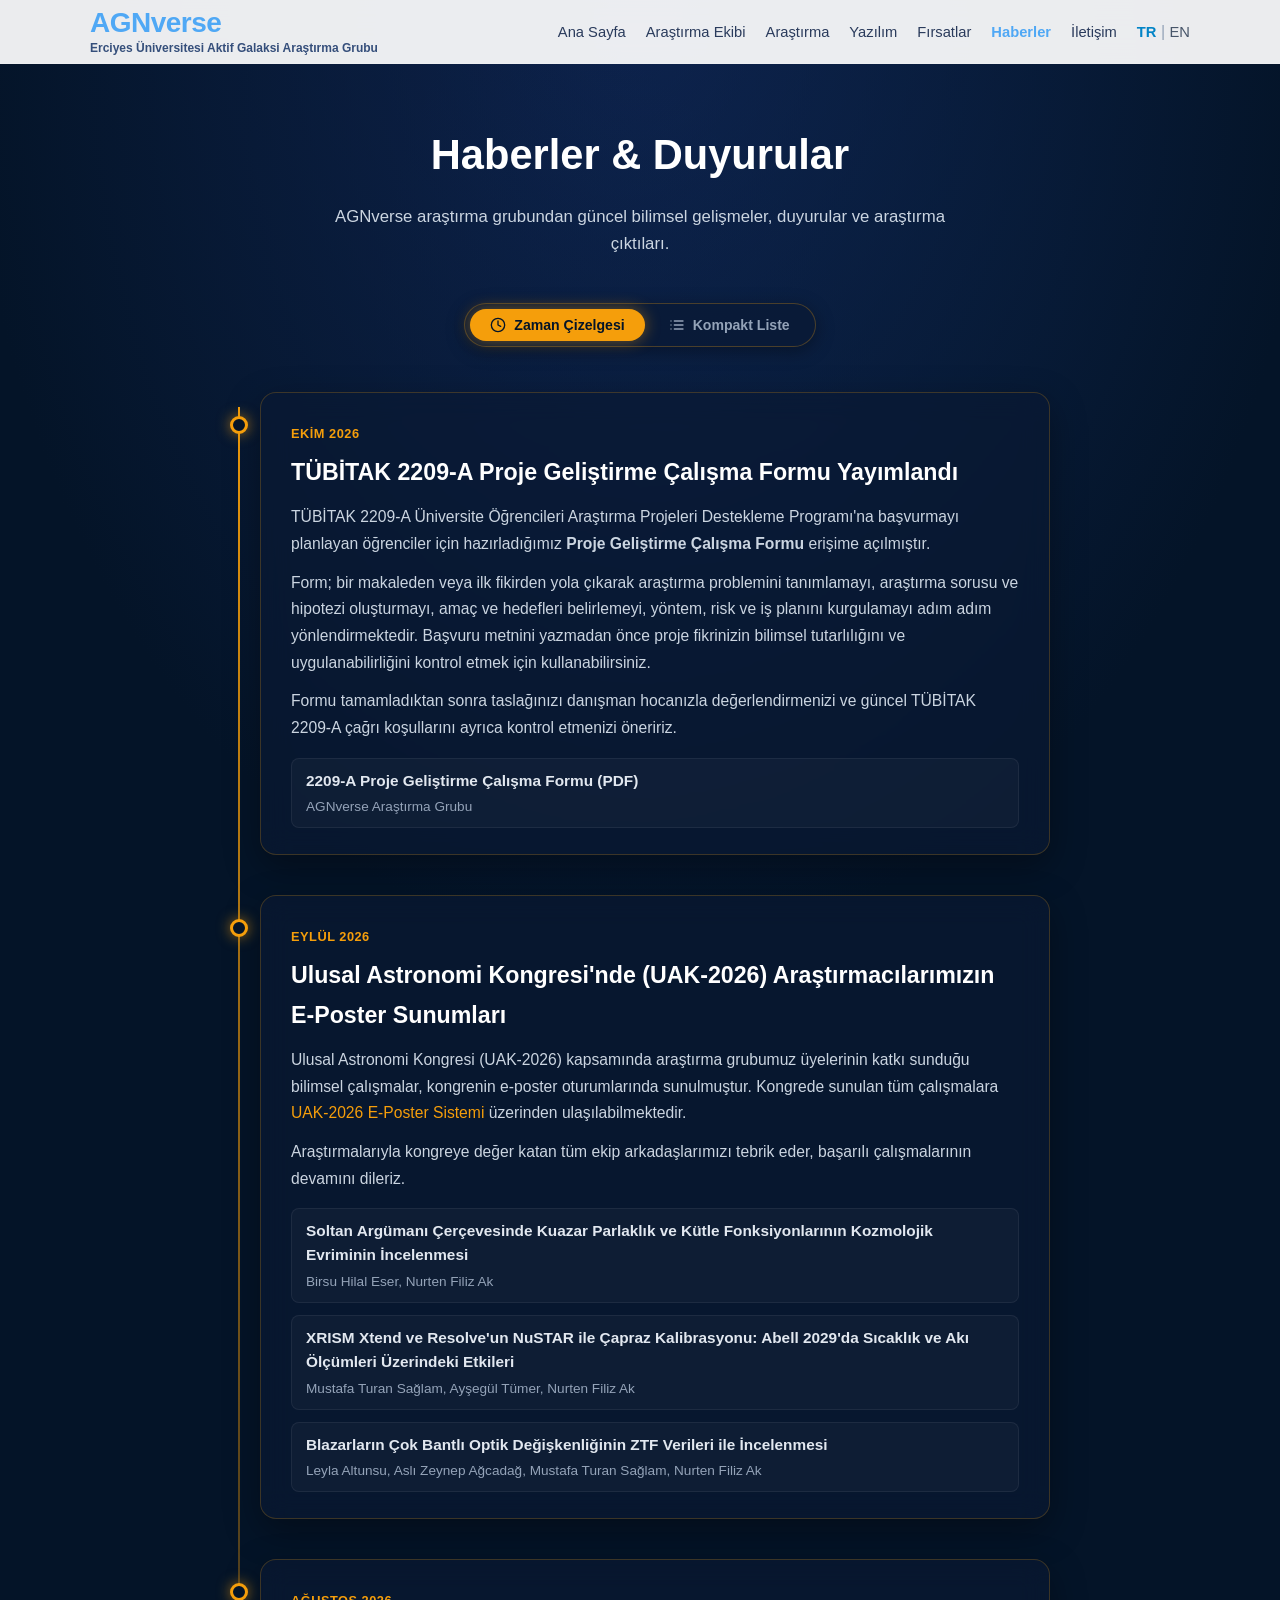
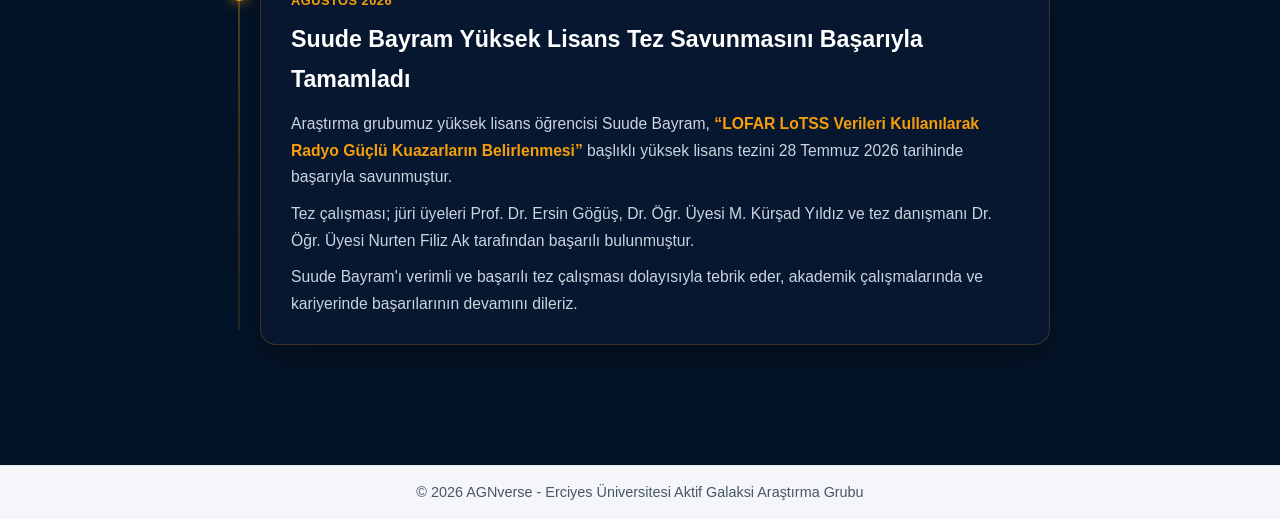
<file: news.html>
<!DOCTYPE html>
<html lang="tr">

<head>

    <meta charset="UTF-8">
    <meta name="viewport" content="width=device-width, initial-scale=1.0">
    <meta name="referrer" content="strict-origin-when-cross-origin">
    <meta http-equiv="Content-Security-Policy" content="default-src 'self'; script-src 'self' 'unsafe-inline'; style-src 'self' 'unsafe-inline' https://fonts.googleapis.com; font-src 'self' https://fonts.gstatic.com; img-src 'self' data: https:; connect-src 'self' https:;">

    <title>Haberler & Duyurular | AGNverse - Erciyes Üniversitesi Aktif Galaksi Araştırma Grubu</title>

    <meta name="description"
        content="AGNverse Aktif Galaksi Araştırma Grubu güncel haberler, bilimsel gelişmeler, duyurular ve araştırma çıktıları.">

    <link rel="stylesheet" href="assets/css/style.css">

</head>

<body>

<header>

    <div class="container navbar">

        <div class="logo">
            <a href="index.html" style="text-decoration: none; display: flex; flex-direction: column;">
                <span class="logo-title">AGNverse</span>
                <span class="logo-subtitle">Erciyes Üniversitesi Aktif Galaksi Araştırma Grubu</span>
            </a>
        </div>

        <button class="mobile-menu-btn" id="mobileMenuBtn" aria-label="Menüyü Aç/Kapat" aria-expanded="false">
            <span class="bar"></span>
            <span class="bar"></span>
            <span class="bar"></span>
        </button>

        <nav>

            <ul class="menu">

                <li><a href="index.html">Ana Sayfa</a></li>

                <li><a href="index.html#team">Araştırma Ekibi</a></li>

                <li><a href="index.html#research">Araştırma</a></li>

                <li><a href="index.html#software">Yazılım</a></li>

                <li><a href="index.html#opportunities">Fırsatlar</a></li>

                <li><a href="news.html" style="color: var(--accent); font-weight: 700;">Haberler</a></li>

                <li><a href="index.html#contact">İletişim</a></li>

                <li class="language-switch">
                    <a href="news.html" class="active-lang">TR</a>
                    <span>|</span>
                    <a href="news-en.html">EN</a>
                </li>

            </ul>

        </nav>

    </div>

</header>

<section class="news-section">

    <div class="container">

        <div class="news-header-wrap">
            <h1>Haberler & Duyurular</h1>
            <p>
                AGNverse araştırma grubundan güncel bilimsel gelişmeler, duyurular ve araştırma çıktıları.
            </p>
        </div>

<div class="view-switch-container">
            <div class="view-switch-box">
                <button id="btn-timeline" class="view-btn active" onclick="switchNewsView('timeline')">
                    <svg width="16" height="16" viewBox="0 0 24 24" fill="none" stroke="currentColor" stroke-width="2" stroke-linecap="round" stroke-linejoin="round"><circle cx="12" cy="12" r="10"/><polyline points="12 6 12 12 16 14"/></svg>
                    Zaman Çizelgesi
                </button>
                <button id="btn-compact" class="view-btn" onclick="switchNewsView('compact')">
                    <svg width="16" height="16" viewBox="0 0 24 24" fill="none" stroke="currentColor" stroke-width="2" stroke-linecap="round" stroke-linejoin="round"><line x1="8" y1="6" x2="21" y2="6"/><line x1="8" y1="12" x2="21" y2="12"/><line x1="8" y1="18" x2="21" y2="18"/><line x1="3" y1="6" x2="3.01" y2="6"/><line x1="3" y1="12" x2="3.01" y2="12"/><line x1="3" y1="18" x2="3.01" y2="18"/></svg>
                    Kompakt Liste
                </button>
            </div>
        </div>

<div id="news-timeline-view" class="news-timeline">

            <div id="news-2209a-form" class="timeline-item">
                <div class="timeline-dot"></div>
                <div class="timeline-card">
                    <span class="news-date-badge">Ekim 2026</span>
                    <h2>TÜBİTAK 2209-A Proje Geliştirme Çalışma Formu Yayımlandı</h2>
                    <p>
                        TÜBİTAK 2209-A Üniversite Öğrencileri Araştırma Projeleri Destekleme Programı'na başvurmayı planlayan öğrenciler için hazırladığımız <strong>Proje Geliştirme Çalışma Formu</strong> erişime açılmıştır.
                    </p>
                    <p style="margin-top: 12px;">
                        Form; bir makaleden veya ilk fikirden yola çıkarak araştırma problemini tanımlamayı, araştırma sorusu ve hipotezi oluşturmayı, amaç ve hedefleri belirlemeyi, yöntem, risk ve iş planını kurgulamayı adım adım yönlendirmektedir. Başvuru metnini yazmadan önce proje fikrinizin bilimsel tutarlılığını ve uygulanabilirliğini kontrol etmek için kullanabilirsiniz.
                    </p>
                    <p style="margin-top: 12px;">
                        Formu tamamladıktan sonra taslağınızı danışman hocanızla değerlendirmenizi ve güncel TÜBİTAK 2209-A çağrı koşullarını ayrıca kontrol etmenizi öneririz.
                    </p>
                    <ul class="news-presentation-list">
                        <li>
                            <a href="assets/images/showcase/atolye_tasarim_onizleme.pdf" target="_blank" rel="noopener"><strong>2209-A Proje Geliştirme Çalışma Formu (PDF)</strong></a>
                            <span class="news-authors">AGNverse Araştırma Grubu</span>
                        </li>
                    </ul>
                </div>
            </div>

            <div id="news-uak2026" class="timeline-item">
                <div class="timeline-dot"></div>
                <div class="timeline-card">
                    <span class="news-date-badge">Eylül 2026</span>
                    <h2>Ulusal Astronomi Kongresi'nde (UAK-2026) Araştırmacılarımızın E-Poster Sunumları</h2>
                    <p>
                        Ulusal Astronomi Kongresi (UAK-2026) kapsamında araştırma grubumuz üyelerinin katkı sunduğu bilimsel çalışmalar, kongrenin e-poster oturumlarında sunulmuştur. Kongrede sunulan tüm çalışmalara <a href="https://uak.info.tr/2026/EPoster" target="_blank" rel="noopener">UAK-2026 E-Poster Sistemi</a> üzerinden ulaşılabilmektedir.
                    </p>
                    <p style="margin-top: 12px;">
                        Araştırmalarıyla kongreye değer katan tüm ekip arkadaşlarımızı tebrik eder, başarılı çalışmalarının devamını dileriz.
                    </p>
                    <ul class="news-presentation-list">
                        <li>
                            <a href="https://sunum.uak.info.tr/2026/P05-010_Birsu.Hilal.Eser.pdf" target="_blank" rel="noopener"><strong>Soltan Argümanı Çerçevesinde Kuazar Parlaklık ve Kütle Fonksiyonlarının Kozmolojik Evriminin İncelenmesi</strong></a>
                            <span class="news-authors">Birsu Hilal Eser, Nurten Filiz Ak</span>
                        </li>
                        <li>
                            <a href="https://sunum.uak.info.tr/2026/P11-008_Mustafa.Turan.Saglam.pdf" target="_blank" rel="noopener"><strong>XRISM Xtend ve Resolve'un NuSTAR ile Çapraz Kalibrasyonu: Abell 2029'da Sıcaklık ve Akı Ölçümleri Üzerindeki Etkileri</strong></a>
                            <span class="news-authors">Mustafa Turan Sağlam, Ayşegül Tümer, Nurten Filiz Ak</span>
                        </li>
                        <li>
                            <a href="https://sunum.uak.info.tr/2026/P05-004_Leyla.Altunsu.pdf" target="_blank" rel="noopener"><strong>Blazarların Çok Bantlı Optik Değişkenliğinin ZTF Verileri ile İncelenmesi</strong></a>
                            <span class="news-authors">Leyla Altunsu, Aslı Zeynep Ağcadağ, Mustafa Turan Sağlam, Nurten Filiz Ak</span>
                        </li>
                    </ul>
                </div>
            </div>

            <div id="news-suude-tez" class="timeline-item">
                <div class="timeline-dot"></div>
                <div class="timeline-card">
                    <span class="news-date-badge">Ağustos 2026</span>
                    <h2>Suude Bayram Yüksek Lisans Tez Savunmasını Başarıyla Tamamladı</h2>
                    <p>
                        Araştırma grubumuz yüksek lisans öğrencisi Suude Bayram, <a href="https://avesis.erciyes.edu.tr/yonetilen-tez/b3666453-1424-4b1d-9f54-0baa454afd72/lofar-lotts-verileri-kullanilarak-radyo-guclu-kuazarlarin-belirlenmesi" target="_blank" rel="noopener noreferrer"><strong>“LOFAR LoTSS Verileri Kullanılarak Radyo Güçlü Kuazarların Belirlenmesi”</strong></a> başlıklı yüksek lisans tezini 28 Temmuz 2026 tarihinde başarıyla savunmuştur.
                    </p>
                    <p style="margin-top: 10px;">
                        Tez çalışması; jüri üyeleri Prof. Dr. Ersin Göğüş, Dr. Öğr. Üyesi M. Kürşad Yıldız ve tez danışmanı Dr. Öğr. Üyesi Nurten Filiz Ak tarafından başarılı bulunmuştur.
                    </p>
                    <p style="margin-top: 10px;">
                        Suude Bayram'ı verimli ve başarılı tez çalışması dolayısıyla tebrik eder, akademik çalışmalarında ve kariyerinde başarılarının devamını dileriz.
                    </p>
                </div>
            </div>

        </div>

        <div id="news-compact-view" class="news-compact-list" style="display: none;">

            <div id="compact-2209a-form" class="compact-item" onclick="toggleCompact(this)">
                <div class="compact-header">
                    <span class="compact-title">TÜBİTAK 2209-A Proje Geliştirme Çalışma Formu Yayımlandı</span>
                    <span class="compact-date">Ekim 2026</span>
                </div>
                <div class="compact-body">
                    <p>
                        TÜBİTAK 2209-A programına başvurmayı planlayan öğrenciler için hazırladığımız Proje Geliştirme Çalışma Formu erişime açılmıştır. Form; araştırma problemini, sorusunu, hipotezini, amaç ve hedeflerini, yöntemini ve iş planını adım adım netleştirmeye yardımcı olmaktadır.
                    </p>
                    <p style="margin-top: 10px;">
                        Formu tamamladıktan sonra taslağınızı danışman hocanızla değerlendirmenizi öneririz.
                    </p>
                    <ul class="news-presentation-list">
                        <li>
                            <a href="assets/images/showcase/atolye_tasarim_onizleme.pdf" target="_blank" rel="noopener" onclick="event.stopPropagation();"><strong>2209-A Proje Geliştirme Çalışma Formu (PDF)</strong></a>
                            <span class="news-authors">AGNverse Araştırma Grubu</span>
                        </li>
                    </ul>
                </div>
            </div>

            <div id="compact-uak2026" class="compact-item" onclick="toggleCompact(this)">
                <div class="compact-header">
                    <span class="compact-title">UAK-2026'da Araştırmacılarımızın E-Poster Sunumları</span>
                    <span class="compact-date">Eylül 2026</span>
                </div>
                <div class="compact-body">
                    <p>
                        Ulusal Astronomi Kongresi (UAK-2026) kapsamında grubumuz üyelerinin yer aldığı bilimsel çalışmalar e-poster oturumlarında sunulmuştur. Tüm kongre e-posterlerine <a href="https://uak.info.tr/2026/EPoster" target="_blank" rel="noopener">UAK-2026 E-Poster Sistemi</a> üzerinden erişilebilir.
                    </p>
                    <p style="margin-top: 10px;">
                        Araştırmacılarımızı tebrik eder, çalışmalarında başarılar dileriz.
                    </p>
                    <ul class="news-presentation-list">
                        <li>
                            <a href="https://sunum.uak.info.tr/2026/P05-010_Birsu.Hilal.Eser.pdf" target="_blank" rel="noopener" onclick="event.stopPropagation();"><strong>Soltan Argümanı Çerçevesinde Kuazar Parlaklık ve Kütle Fonksiyonlarının Kozmolojik Evriminin İncelenmesi</strong></a>
                            <span class="news-authors">Birsu Hilal Eser, Nurten Filiz Ak</span>
                        </li>
                        <li>
                            <a href="https://sunum.uak.info.tr/2026/P11-008_Mustafa.Turan.Saglam.pdf" target="_blank" rel="noopener" onclick="event.stopPropagation();"><strong>XRISM Xtend ve Resolve'un NuSTAR ile Çapraz Kalibrasyonu: Abell 2029'da Sıcaklık ve Akı Ölçümleri Üzerindeki Etkileri</strong></a>
                            <span class="news-authors">Mustafa Turan Sağlam, Ayşegül Tümer, Nurten Filiz Ak</span>
                        </li>
                        <li>
                            <a href="https://sunum.uak.info.tr/2026/P05-004_Leyla.Altunsu.pdf" target="_blank" rel="noopener" onclick="event.stopPropagation();"><strong>Blazarların Çok Bantlı Optik Değişkenliğinin ZTF Verileri ile İncelenmesi</strong></a>
                            <span class="news-authors">Leyla Altunsu, Aslı Zeynep Ağcadağ, Mustafa Turan Sağlam, Nurten Filiz Ak</span>
                        </li>
                    </ul>
                </div>
            </div>

            <div id="compact-suude-tez" class="compact-item" onclick="toggleCompact(this)">
                <div class="compact-header">
                    <span class="compact-title">Suude Bayram Yüksek Lisans Tez Savunmasını Başarıyla Tamamladı</span>
                    <span class="compact-date">Ağustos 2026</span>
                </div>
                <div class="compact-body">
                    <p>
                        Araştırma grubumuz yüksek lisans öğrencisi Suude Bayram, <a href="https://avesis.erciyes.edu.tr/yonetilen-tez/b3666453-1424-4b1d-9f54-0baa454afd72/lofar-lotts-verileri-kullanilarak-radyo-guclu-kuazarlarin-belirlenmesi" target="_blank" rel="noopener noreferrer" onclick="event.stopPropagation();"><strong>“LOFAR LoTSS Verileri Kullanılarak Radyo Güçlü Kuazarların Belirlenmesi”</strong></a> başlıklı yüksek lisans tezini 28 Temmuz 2026 tarihinde başarıyla savunmuştur. Jüri üyeleri Prof. Dr. Ersin Göğüş, Dr. Öğr. Üyesi M. Kürşad Yıldız ve tez danışmanı Dr. Öğr. Üyesi Nurten Filiz Ak tarafından başarılı bulunan Suude'yi tebrik eder, başarılarının devamını dileriz.
                    </p>
                </div>
            </div>

        </div>

    </div>

</section>

<footer>

    <div class="container">

        <p>
            © 2026 AGNverse - Erciyes Üniversitesi Aktif Galaksi Araştırma Grubu
        </p>

    </div>

</footer>

<script>
    function switchNewsView(view) {
        const timelineView = document.getElementById('news-timeline-view');
        const compactView = document.getElementById('news-compact-view');
        const btnTimeline = document.getElementById('btn-timeline');
        const btnCompact = document.getElementById('btn-compact');

        if (view === 'timeline') {
            timelineView.style.display = 'block';
            compactView.style.display = 'none';
            btnTimeline.classList.add('active');
            btnCompact.classList.remove('active');
        } else {
            timelineView.style.display = 'none';
            compactView.style.display = 'flex';
            btnCompact.classList.add('active');
            btnTimeline.classList.remove('active');
        }
    }

    function toggleCompact(el) {
        el.classList.toggle('expanded');
    }

    (function() {
        const btn = document.getElementById('mobileMenuBtn');
        const menu = document.querySelector('.menu');
        if (!btn || !menu) return;

        btn.addEventListener('click', function(e) {
            e.stopPropagation();
            const isOpen = menu.classList.toggle('active');
            btn.classList.toggle('active');
            btn.setAttribute('aria-expanded', isOpen);
        });

        menu.querySelectorAll('a').forEach(function(link) {
            link.addEventListener('click', function() {
                menu.classList.remove('active');
                btn.classList.remove('active');
                btn.setAttribute('aria-expanded', 'false');
            });
        });

        document.addEventListener('click', function(e) {
            if (!btn.contains(e.target) && !menu.contains(e.target) && menu.classList.contains('active')) {
                menu.classList.remove('active');
                btn.classList.remove('active');
                btn.setAttribute('aria-expanded', 'false');
            }
        });
    })();
</script>

</body>

</html>
</file>
<file: assets/css/style.css>
@import url('https://fonts.googleapis.com/css2?family=Inter:wght@300;400;500;600;700&display=swap');

:root{

    --background:#041428;

    --surface:rgba(255, 255, 255, 0.05);

    --primary:#93c5fd;

    --secondary:#cbd5e1;

    --accent:#4fa8f5;

    --text:#f8fafc;

    --light:#94a3b8;

    --border:rgba(255, 255, 255, 0.1);

    --shadow:0 16px 40px rgba(0,0,0,.35);

}

*{

    margin:0;

    padding:0;

    box-sizing:border-box;

}

html{

    scroll-behavior:smooth;

}

body{

    font-family:'Inter',sans-serif;

    background-color:#041428;

    background-image:
        radial-gradient(ellipse at 50% 0%, rgba(30, 58, 138, 0.35) 0%, #041428 75%),
        radial-gradient(circle at 85% 40%, rgba(14, 116, 204, 0.1) 0%, transparent 60%),
        radial-gradient(circle at 15% 75%, rgba(30, 75, 145, 0.12) 0%, transparent 60%);

    background-attachment:fixed;

    color:var(--text);

    line-height:1.7;

}

.container{

    width:min(1100px,92%);

    margin:auto;

}

header{

    position:fixed;

    top:0;

    left:0;

    width:100%;

    background:rgba(255,255,255,.92);

    backdrop-filter:blur(14px);

    border-bottom:1px solid var(--border);

    z-index:1000;

}

.navbar{

    display:flex;

    justify-content:space-between;

    align-items:center;

    padding:8px 0;

}

.logo{

    display:flex;

    flex-direction:column;

    justify-content:center;

}

.logo-title{

    font-size:1.75rem;

    font-weight:800;

    color:var(--accent);

    line-height:1.1;

    letter-spacing:-0.5px;

    margin:0;

}

.logo-subtitle{

    font-size:0.75rem;

    font-weight:600;

    color:#354f7b;

    line-height:1.2;

    margin-top:2px;

}

.menu{

    display:flex;

    gap:20px;

    list-style:none;

    align-items:center;

}

.menu a{

    text-decoration:none;

    color:#2a3b5c;

    font-size:0.92rem;

    font-weight:500;

    transition:.3s;

    white-space:nowrap;

}

.menu a:hover{

    color:#0284c7;

}

.language-switch span{

    color:#94a3b8;

}

.language-switch a{

    color:#475569;

}

.language-switch a.active-lang{

    color:#0284c7;

    font-weight:700;

}

.hero{

    min-height:10vh;

    display:flex;

    align-items:center;

    justify-content:space-between;

    gap:80px;

    padding-top:50px;

}

.hero-text{

    flex:1;

}

.hero-text h1{

    font-size:2.4rem;

    color:#ffffff;

    line-height:1.1;

    margin-bottom:14px;

    letter-spacing:-0.5px;

}

.hero-text h2{

    font-size:1.35rem;

    font-weight:400;

    color:var(--primary);

    margin-bottom:25px;

}

.hero-text p{

    font-size:1.05rem;

    color:var(--secondary);

    max-width:650px;

    margin-bottom:10px;

    line-height:1.75;

}

.button-group{

    display:flex;

    gap:18px;

    flex-wrap:wrap;

}

.btn{

    display:inline-block;

    padding:14px 34px;

    border-radius:40px;

    text-decoration:none;

    transition:.3s;

    font-weight:600;

}

.btn-primary{

    background:var(--accent);

    color:#041428;

    font-weight:700;

}

.btn-primary:hover{

    transform:translateY(-4px);

    box-shadow:0 10px 25px rgba(79, 168, 245, .4);

    background:#68b8ff;

}

.btn-secondary{

    border:2px solid var(--accent);

    color:var(--accent);

    background:rgba(255, 255, 255, 0.03);

    backdrop-filter:blur(8px);

}

.btn-secondary:hover{

    background:var(--accent);

    color:#041428;

    font-weight:700;

}

.hero-image{

    flex:0 0 160px;

    display:flex;

    justify-content:center;

}

.hero-image img{

    width:340px;

    height:340px;

    object-fit:cover;

    border-radius:50%;

    border:8px solid white;

    box-shadow:var(--shadow);

    transition:.5s;

}

.hero-image img:hover{

    transform:scale(1.03);

}

section{

    padding:65px 0;

    position:relative;

}

.section-title{

    font-size:2.25rem;

    font-weight:700;

    color:#ffffff;

    margin-bottom:16px;

    letter-spacing:-0.5px;

}

.section-text,
.section-intro{

    max-width:860px;

    color:var(--secondary);

    font-size:1.05rem;

    line-height:1.75;

    margin-bottom:28px;

}

#vision{

    background:linear-gradient(180deg, transparent 0%, rgba(10, 31, 61, 0.35) 100%);

    padding:70px 0 55px 0;

}

#team{

    background:linear-gradient(180deg, rgba(10, 31, 61, 0.35) 0%, rgba(6, 22, 45, 0.7) 50%, rgba(10, 31, 61, 0.4) 100%);

    border-top:1px solid rgba(255, 255, 255, 0.05);

    border-bottom:1px solid rgba(255, 255, 255, 0.05);

    padding:80px 0;

}

#research-areas{

    background:linear-gradient(180deg, rgba(10, 31, 61, 0.4) 0%, rgba(6, 22, 45, 0.5) 50%, rgba(10, 31, 61, 0.25) 100%);

    padding:75px 0;

}

#research,
#publications{

    background:radial-gradient(ellipse at 50% 50%, rgba(30, 58, 138, 0.22) 0%, rgba(4, 20, 40, 0.5) 100%);

    border-top:1px solid rgba(255, 255, 255, 0.04);

    border-bottom:1px solid rgba(255, 255, 255, 0.04);

    padding:75px 0;

}

#software{

    background:linear-gradient(180deg, transparent 0%, rgba(10, 31, 61, 0.3) 100%);

    padding:75px 0;

}

#opportunities{

    background:linear-gradient(180deg, rgba(10, 31, 61, 0.3) 0%, rgba(6, 22, 45, 0.65) 100%);

    border-top:1px solid rgba(255, 255, 255, 0.05);

    padding:75px 0;

}

#contact{

    background:linear-gradient(180deg, rgba(6, 22, 45, 0.65) 0%, rgba(10, 25, 48, 0.85) 100%);

    border-top:1px solid rgba(255, 255, 255, 0.05);

    padding:75px 0 85px 0;

}

#contact .card a{

    color:var(--accent);

    text-decoration:none;

    font-weight:500;

    transition:color 0.2s ease;

}

#contact .card a:hover{

    color:#ffffff;

    text-decoration:underline;

}

#contact .card strong{

    color:#ffffff;

}

.grid{

    display:grid;

    grid-template-columns:repeat(auto-fit,minmax(280px,1fr));

    gap:28px;

}

.card{

    background:rgba(255, 255, 255, 0.04);

    border:1px solid rgba(255, 255, 255, 0.09);

    backdrop-filter:blur(14px);

    -webkit-backdrop-filter:blur(14px);

    border-radius:18px;

    padding:32px 30px;

    box-shadow:0 12px 32px rgba(0, 0, 0, 0.28);

    transition:transform 0.35s ease, box-shadow 0.35s ease, border-color 0.35s ease, background 0.35s ease;

}

.card:hover{

    transform:translateY(-6px);

    background:rgba(255, 255, 255, 0.07);

    border-color:rgba(104, 174, 236, 0.4);

    box-shadow:0 18px 40px rgba(0, 0, 0, 0.4), 0 0 20px rgba(79, 168, 245, 0.15);

}

.card h3{

    margin-bottom:12px;

    color:#ffffff;

    font-size:1.25rem;

    font-weight:600;

}

.card p{

    color:var(--secondary);

    line-height:1.65;

    font-size:0.98rem;

}

.highlight-number{

    font-size:3rem;

    color:var(--accent);

    font-weight:800;

    line-height:1;

    margin-bottom:8px;

    text-shadow:0 0 20px rgba(79, 168, 245, 0.3);

}

.highlight-text{

    color:var(--secondary);

    line-height:1.6;

}

.research-single{

    max-width:720px;

    margin:0 auto;

    text-align:center;

}

footer{

    background:#f4f6f9;

    border-top:1px solid rgba(0,0,0,0.06);

    text-align:center;

    padding:16px 0;

    color:#475569;

    font-size:0.9rem;

}

footer p{

    margin:0;

    line-height:1.5;

    color:#475569;

}

@media(max-width:1120px){

.menu{

    gap:13px;

}

.menu a{

    font-size:0.86rem;

}

}

.mobile-menu-btn {
    display: none;
    background: transparent;
    border: none;
    cursor: pointer;
    padding: 8px 6px;
    flex-direction: column;
    justify-content: center;
    gap: 5px;
    z-index: 1002;
}

.mobile-menu-btn .bar {
    width: 25px;
    height: 3px;
    background-color: #1e3a8a;
    border-radius: 3px;
    transition: all 0.3s cubic-bezier(0.4, 0, 0.2, 1);
}

.mobile-menu-btn.active .bar:nth-child(1) {
    transform: translateY(8px) rotate(45deg);
}

.mobile-menu-btn.active .bar:nth-child(2) {
    opacity: 0;
}

.mobile-menu-btn.active .bar:nth-child(3) {
    transform: translateY(-8px) rotate(-45deg);
}

@media(max-width:950px){

.mobile-menu-btn {
    display: flex;
}

.hero{
    flex-direction:column-reverse;
    text-align:center;
    padding-top:30px;
}

.hero-text p{
    margin:auto;
    margin-bottom:20px;
}

.button-group{
    justify-content:center;
}

.menu {
    display: flex;
    flex-direction: column;
    align-items: center;
    position: fixed;
    top: 66px;
    left: 0;
    width: 100%;
    background: rgba(255, 255, 255, 0.98);
    backdrop-filter: blur(16px);
    -webkit-backdrop-filter: blur(16px);
    padding: 16px 0 24px 0;
    gap: 0;
    border-bottom: 2px solid rgba(14, 116, 204, 0.2);
    box-shadow: 0 16px 36px rgba(0, 0, 0, 0.2);
    transform: translateY(-130%);
    opacity: 0;
    visibility: hidden;
    transition: transform 0.35s cubic-bezier(0.4, 0, 0.2, 1), opacity 0.3s ease, visibility 0.35s;
    z-index: 999;
    max-height: calc(100vh - 66px);
    overflow-y: auto;
}

.menu.active {
    transform: translateY(0);
    opacity: 1;
    visibility: visible;
}

.menu li {
    width: 100%;
    text-align: center;
}

.menu a {
    display: block;
    padding: 13px 20px;
    font-size: 1.05rem;
    font-weight: 600;
    color: #1e3a8a;
    border-bottom: 1px solid rgba(0, 0, 0, 0.04);
    transition: background 0.2s ease, color 0.2s ease;
}

.menu a:hover {
    background: rgba(14, 116, 204, 0.08);
    color: #0284c7;
}

.menu .language-switch {
    display: flex;
    justify-content: center;
    align-items: center;
    gap: 12px;
    padding: 16px 20px 6px 20px;
    width: auto;
}

.menu .language-switch a {
    display: inline-block;
    padding: 6px 16px;
    border: 1px solid rgba(14, 116, 204, 0.3);
    border-radius: 6px;
    font-size: 0.92rem;
}

.hero-text h1{
    font-size:2.8rem;
}

.hero-image img{
    width:220px;
    height:220px;
}

}

.team-grid {
    display: grid;
    grid-template-columns: repeat(2, 1fr);
    gap: 2rem;
    margin-top: 2.5rem;
}

.team-member {
    perspective: 1200px;
    background: transparent;
    border-radius: 18px;
    position: relative;
}

.flip-inner {
    position: relative;
    width: 100%;
    height: 100%;
    min-height: 245px;
    transform-style: preserve-3d;
    transition: transform 0.7s cubic-bezier(0.4, 0.2, 0.2, 1);
    border-radius: 18px;
}

.team-member.flipped .flip-inner {
    transform: rotateY(180deg);
}

.card-front,
.card-back {
    width: 100%;
    height: 100%;
    border-radius: 18px;
    backface-visibility: hidden;
    -webkit-backface-visibility: hidden;
    box-sizing: border-box;
}

.card-front {
    display: flex;
    align-items: center;
    gap: 1.75rem;
    padding: 2rem;
    border-radius: 18px;
    background: rgba(10, 25, 52, 0.65);
    border: 1px solid rgba(255, 255, 255, 0.1);
    backdrop-filter: blur(14px);
    -webkit-backdrop-filter: blur(14px);
    box-shadow: 0 14px 35px rgba(0, 0, 0, 0.3);
    transform: rotateY(0deg);
    transition: transform 0.35s ease, box-shadow 0.35s ease, border-color 0.35s ease, background 0.35s ease;
}

.card-front:hover {
    background: rgba(13, 33, 68, 0.75);
    border-color: rgba(104, 174, 236, 0.45);
    box-shadow: 0 20px 42px rgba(0, 0, 0, 0.45), 0 0 22px rgba(30, 58, 138, 0.35);
}

.team-photo {
    flex: 0 0 120px;
    width: 120px;
    height: 120px;
}

.team-photo img {
    width: 100%;
    height: 100%;
    object-fit: cover;
    border-radius: 50%;
    border: 3px solid rgba(255, 255, 255, 0.2);
    box-shadow: 0 8px 20px rgba(0, 0, 0, 0.35);
    transition: border-color 0.3s ease;
}

.card-front:hover .team-photo img {
    border-color: var(--accent);
}

.team-photo img.photo-seyit,
.team-photo img.focus-top {
    object-position: center 18%;
}

.team-info {
    flex: 1;
}

.team-info h3 {
    margin: 0 0 0.3rem;
    color: #ffffff;
    font-size: 1.3rem;
    font-weight: 600;
}

.team-role {
    margin: 0 0 0.65rem;
    font-size: 0.92rem;
    color: var(--primary);
    font-weight: 500;
}

.team-bio {
    line-height: 1.65;
    color: var(--secondary);
    font-size: 0.95rem;
    margin-bottom: 0.75rem;
}

.flip-btn {
    display: inline-flex;
    align-items: center;
    gap: 7px;
    padding: 6px 16px;
    border-radius: 20px;
    background: rgba(79, 168, 245, 0.12);
    border: 1px solid rgba(79, 168, 245, 0.4);
    color: #93c5fd;
    font-size: 0.85rem;
    font-weight: 600;
    cursor: pointer;
    transition: all 0.25s ease;
    backdrop-filter: blur(8px);
    font-family: inherit;
}

.flip-btn:hover,
.flip-btn:focus-visible {
    background: var(--accent);
    border-color: var(--accent);
    color: #041428;
    box-shadow: 0 4px 16px rgba(79, 168, 245, 0.45);
    transform: translateY(-2px);
}

.flip-icon {
    transition: transform 0.25s ease;
}

.flip-btn:hover .flip-icon {
    transform: translateX(3px);
}

.card-back {
    position: absolute;
    top: 0;
    left: 0;
    transform: rotateY(180deg);
    display: flex;
    flex-direction: column;
    justify-content: center;
    align-items: center;
    text-align: center;
    padding: 1.75rem 2rem;
    background-color: #020101;
    background-image: linear-gradient(180deg, rgba(2, 1, 1, 0.35) 0%, rgba(2, 1, 1, 0.72) 100%), url('../images/showcase/crdtLeonardPfeiffer.png');
    background-position: center center;
    background-size: cover;
    background-repeat: no-repeat;
    border: 1px solid rgba(104, 174, 236, 0.35);
    box-shadow: 0 16px 40px rgba(0, 0, 0, 0.5), 0 0 25px rgba(104, 174, 236, 0.2);
}

.card-back-content {
    display: flex;
    flex-direction: column;
    align-items: center;
    justify-content: center;
    width: 100%;
    z-index: 2;
}

.card-back-name {
    font-size: 1.25rem;
    font-weight: 700;
    color: #ffffff;
    margin: 0 0 2px 0;
    letter-spacing: -0.3px;
    text-shadow: 0 0 12px rgba(255, 255, 255, 0.4);
}

.card-back-role {
    font-size: 0.85rem;
    color: var(--primary);
    margin: 0 0 12px 0;
    font-weight: 500;
}

.card-back-email {
    margin-bottom: 12px;
    display: inline-flex;
    align-items: center;
    position: relative;
    z-index: 5;
}

.email-badge {
    display: inline-flex;
    align-items: center;
    gap: 9px;
    padding: 6px 18px;
    border-radius: 20px;
    background: rgba(0, 0, 0, 0.75);
    border: 1px solid rgba(104, 174, 236, 0.4);
    box-shadow: 0 4px 14px rgba(0, 0, 0, 0.45);
    transition: all 0.25s ease;
    cursor: pointer;
}

.email-badge:hover {
    border-color: var(--accent);
    background: rgba(14, 116, 204, 0.25);
    box-shadow: 0 0 16px rgba(79, 168, 245, 0.4);
    transform: translateY(-1px);
}

.email-badge.copied {
    border-color: #10b981;
    background: rgba(16, 185, 129, 0.25);
    box-shadow: 0 0 16px rgba(16, 185, 129, 0.45);
}

.email-mailto-btn {
    display: inline-flex;
    align-items: center;
    justify-content: center;
    color: var(--primary);
    text-decoration: none;
    transition: color 0.2s ease, transform 0.2s ease;
    padding: 2px;
}

.email-mailto-btn:hover {
    color: #ffffff;
    transform: scale(1.15);
}

.email-text {
    color: #f1f5f9;
    font-size: 0.88rem;
    font-weight: 500;
    font-family: inherit;
    user-select: all;
    -webkit-user-select: all;
    cursor: pointer;
    transition: color 0.2s ease;
}

.seyit-card .email-text,
.seyit-card .email-badge {
    cursor: pointer !important;
}

.card-back-links {
    display: flex;
    justify-content: center;
    flex-wrap: wrap;
    gap: 0.75rem;
    margin: 0 0 12px 0;
}

.card-back-links a {
    display: inline-block;
    padding: 4px 12px;
    border-radius: 14px;
    background: rgba(255, 255, 255, 0.08);
    border: 1px solid rgba(255, 255, 255, 0.16);
    color: #e2e8f0;
    text-decoration: none;
    font-size: 0.82rem;
    font-weight: 500;
    transition: all 0.25s ease;
}

.card-back-links a:hover {
    background: var(--accent);
    color: #041428;
    border-color: var(--accent);
    box-shadow: 0 0 12px rgba(79, 168, 245, 0.5);
    font-weight: 700;
}

.back-flip-btn {
    margin-top: 4px;
    background: rgba(255, 255, 255, 0.08);
    border-color: rgba(255, 255, 255, 0.2);
    color: #cbd5e1;
}

.back-flip-btn:hover {
    background: rgba(255, 255, 255, 0.2);
    border-color: rgba(255, 255, 255, 0.4);
    color: #ffffff;
    box-shadow: 0 4px 12px rgba(0, 0, 0, 0.3);
}

.back-flip-btn:hover .flip-icon-back {
    transform: translateX(-3px);
}

@media (max-width: 768px) {

    .team-grid {
        grid-template-columns: 1fr;
    }

    .card-front {
        align-items: flex-start;
    }

}

@media (max-width: 500px) {

    .logo-title {
        font-size: 1.4rem;
    }

    .logo-subtitle {
        font-size: 0.68rem;
    }

    .card-front {
        flex-direction: column;
        text-align: center;
        align-items: center;
    }

    .card-back-links {
        justify-content: center;
    }

    .showcase-item img {
        width: min(180px, 60vw);
        height: min(180px, 60vw);
        border-width: 5px;
    }

    .top-showcase {
        padding-top: 85px;
        padding-bottom: 20px;
    }

    .home-news-wrapper {
        padding: 14px 16px;
    }

    .home-news-card {
        padding: 14px 16px;
    }

    .home-news-card-title {
        font-size: 1.02rem;
    }

    .news-header-wrap h1 {
        font-size: 2rem;
    }

}

.top-showcase {
    padding-top: 108px;
    padding-bottom: 35px;
}

.showcase-container {
    width: min(1200px, 96%);
    margin: auto;
    display: flex;
    justify-content: center;
    align-items: center;
    gap: 12px;
    flex-wrap: nowrap;
}

.showcase-item {
    display: flex;
    justify-content: center;
}

.showcase-item img {
    width: 255px;
    height: 255px;
    object-fit: cover;
    border-radius: 50%;
    border: 8px solid white;
    box-shadow: var(--shadow);
    transition: transform 0.4s ease, box-shadow 0.4s ease;
}

.showcase-item img:hover {
    transform: scale(1.04);
    box-shadow: 0 16px 45px rgba(104, 174, 236, 0.4);
}

@media(max-width: 860px) {
    .showcase-container {
        flex-wrap: wrap;
        gap: 16px;
    }
    .showcase-item img {
        width: 210px;
        height: 210px;
    }
}

.seyit-card .card-front {
    border-color: rgba(104, 174, 236, 0.35);
    box-shadow: 0 14px 35px rgba(0, 0, 0, 0.3), 0 0 15px rgba(30, 58, 138, 0.2);
}

.seyit-card:hover .card-front,
.seyit-card.flipped .card-back {
    border-color: rgba(104, 174, 236, 0.7);
    box-shadow: 0 20px 45px rgba(0, 0, 0, 0.45), 0 0 28px rgba(104, 174, 236, 0.35);
}

.seyit-card a,
.seyit-card .card-back-links a,
.seyit-card .card-back-email a,
.seyit-card .flip-btn {
    cursor: url("data:image/svg+xml,%3Csvg xmlns='http://www.w3.org/2000/svg' width='32' height='32' viewBox='0 0 32 32'%3E%3Cdefs%3E%3CradialGradient id='core' cx='50%25' cy='50%25' r='50%25'%3E%3Cstop offset='0%25' stop-color='%23000000'/%3E%3Cstop offset='70%25' stop-color='%23112244'/%3E%3Cstop offset='100%25' stop-color='%2368aeec'/%3E%3C/radialGradient%3E%3Cfilter id='glow' x='-30%25' y='-30%25' width='160%25' height='160%25'%3E%3CfeGaussianBlur stdDeviation='1' result='blur'/%3E%3CfeMerge%3E%3CfeMergeNode in='blur'/%3E%3CfeMergeNode in='SourceGraphic'/%3E%3C/feMerge%3E%3C/filter%3E%3C/defs%3E%3Cpath d='M16 2 L17.5 12 L16 16 L14.5 12 Z M16 30 L17.5 20 L16 16 L14.5 20 Z' fill='%2368aeec' filter='url(%23glow)'/%3E%3Cellipse cx='16' cy='16' rx='13' ry='5' fill='none' stroke='%23ff7700' stroke-width='2.2' transform='rotate(-25 16 16)' filter='url(%23glow)'/%3E%3Cellipse cx='16' cy='16' rx='8' ry='3' fill='none' stroke='%23ffd700' stroke-width='1.5' transform='rotate(-25 16 16)'/%3E%3Ccircle cx='16' cy='16' r='4.5' fill='url(%23core)' stroke='%23ffffff' stroke-width='0.8'/%3E%3Ccircle cx='16' cy='16' r='1.5' fill='%23ffffff'/%3E%3C/svg%3E") 16 16, pointer;
}

.star-particle {
    position: absolute;
    pointer-events: none;
    user-select: none;
    z-index: 20;
    line-height: 1;
    animation: starTwinkle 0.75s cubic-bezier(0.2, 0.8, 0.3, 1) forwards;
}

@keyframes starTwinkle {
    0% {
        opacity: 1;
        transform: translate(0, 0) scale(0.3) rotate(0deg);
    }
    45% {
        opacity: 0.95;
        transform: translate(var(--tx), var(--ty)) scale(1.15) rotate(60deg);
    }
    100% {
        opacity: 0;
        transform: translate(var(--tx-end), var(--ty-end)) scale(0.1) rotate(140deg);
    }
}

.facilities-strip {
    padding: 24px 0 35px 0;
}

.facilities-container {
    width: min(1200px, 94%);
    margin: auto;
    display: flex;
    justify-content: center;
    align-items: center;
    flex-wrap: wrap;
    gap: 12px;
}

.facility-badge {
    display: inline-flex;
    align-items: center;
    gap: 8px;
    padding: 7px 18px;
    border-radius: 24px;
    background: rgba(10, 25, 52, 0.55);
    border: 1px solid rgba(104, 174, 236, 0.22);
    color: #cbd5e1;
    font-size: 0.85rem;
    font-weight: 500;
    letter-spacing: 0.4px;
    backdrop-filter: blur(10px);
    transition: all 0.3s ease;
    user-select: none;
}

.facility-badge:hover {
    border-color: var(--accent);
    color: #ffffff;
    background: rgba(14, 116, 204, 0.22);
    box-shadow: 0 0 16px rgba(79, 168, 245, 0.35);
    transform: translateY(-2px);
}

.facility-dot {
    width: 6px;
    height: 6px;
    border-radius: 50%;
    background: var(--accent);
    box-shadow: 0 0 8px var(--accent);
}

.software-showcase {
    display: grid;
    grid-template-columns: repeat(2, 1fr);
    gap: 28px;
    margin-top: 45px;
    margin-bottom: 40px;
}

.terminal-card {
    background: rgba(5, 12, 28, 0.75);
    border: 1px solid rgba(104, 174, 236, 0.25);
    border-radius: 14px;
    overflow: hidden;
    backdrop-filter: blur(14px);
    box-shadow: 0 12px 36px rgba(0, 0, 0, 0.4);
    display: flex;
    flex-direction: column;
    height: 100%;
    transition: transform 0.35s ease, border-color 0.35s ease, box-shadow 0.35s ease;
}

.terminal-card:hover {
    transform: translateY(-4px);
    border-color: rgba(104, 174, 236, 0.6);
    box-shadow: 0 16px 45px rgba(0, 0, 0, 0.55), 0 0 24px rgba(79, 168, 245, 0.25);
}

.terminal-header {
    background: rgba(0, 0, 0, 0.65);
    border-bottom: 1px solid rgba(255, 255, 255, 0.08);
    padding: 10px 16px;
    display: flex;
    align-items: center;
    gap: 8px;
}

.terminal-dot {
    width: 10px;
    height: 10px;
    border-radius: 50%;
}

.dot-red { background: #ef4444; }
.dot-yellow { background: #f59e0b; }
.dot-green { background: #10b981; }

.terminal-title {
    margin-left: 8px;
    font-size: 0.78rem;
    font-family: 'SFMono-Regular', Consolas, 'Liberation Mono', Menlo, monospace;
    color: #94a3b8;
    letter-spacing: 0.5px;
}

.terminal-body {
    padding: 18px 20px;
    background: rgba(0, 0, 0, 0.45);
    font-family: 'SFMono-Regular', Consolas, 'Liberation Mono', Menlo, monospace;
    font-size: 0.85rem;
    line-height: 1.6;
    border-bottom: 1px solid rgba(255, 255, 255, 0.06);
}

.t-prompt {
    color: var(--accent);
    font-weight: 600;
}

.t-cmd {
    color: #f8fafc;
}

.t-info {
    color: #64748b;
    margin-top: 4px;
}

.t-success {
    color: #10b981;
    font-weight: 500;
}

.terminal-content {
    padding: 22px 24px 26px 24px;
    display: flex;
    flex-direction: column;
    flex: 1;
}

.terminal-content h3 {
    margin: 0 0 10px 0;
    font-size: 1.3rem;
    color: #ffffff;
    font-weight: 700;
}

.terminal-badges {
    display: flex;
    flex-wrap: wrap;
    gap: 8px;
    margin-bottom: 14px;
}

.t-tag {
    font-size: 0.75rem;
    padding: 3px 10px;
    border-radius: 12px;
    background: rgba(104, 174, 236, 0.12);
    border: 1px solid rgba(104, 174, 236, 0.25);
    color: var(--primary);
    font-weight: 600;
}

.terminal-content p {
    color: var(--secondary);
    font-size: 0.94rem;
    line-height: 1.65;
    margin: 0 0 22px 0;
    flex-grow: 1;
    flex-shrink: 0;
    flex-basis: auto;
}

.terminal-btn {
    align-self: flex-start;
    display: inline-flex;
    align-items: center;
    gap: 8px;
    padding: 8px 18px;
    border-radius: 20px;
    background: rgba(255, 255, 255, 0.08);
    border: 1px solid rgba(104, 174, 236, 0.35);
    color: #f1f5f9;
    text-decoration: none;
    font-size: 0.88rem;
    font-weight: 600;
    transition: all 0.25s ease;
}

.terminal-btn:hover {
    background: var(--accent);
    color: #041428;
    border-color: var(--accent);
    box-shadow: 0 0 16px rgba(79, 168, 245, 0.45);
    transform: translateY(-2px);
}

@media (max-width: 820px) {
    .software-showcase {
        grid-template-columns: 1fr;
    }
}

.news-section {
    padding: 120px 0 80px 0;
    min-height: 75vh;
}

.news-header-wrap {
    text-align: center;
    margin-bottom: 45px;
}

.news-header-wrap h1 {
    font-size: 2.6rem;
    color: #ffffff;
    margin-bottom: 12px;
    font-weight: 800;
}

.news-header-wrap p {
    color: var(--secondary);
    font-size: 1.05rem;
    max-width: 650px;
    margin: auto;
    line-height: 1.65;
}

.view-switch-container {
    display: flex;
    justify-content: center;
    margin: 30px 0 45px 0;
}

.view-switch-box {
    display: inline-flex;
    background: rgba(10, 25, 52, 0.65);
    padding: 5px;
    border-radius: 30px;
    border: 1px solid rgba(245, 158, 11, 0.28);
    box-shadow: 0 4px 18px rgba(0,0,0,0.35);
    gap: 4px;
}

.view-btn {
    display: inline-flex;
    align-items: center;
    gap: 8px;
    padding: 8px 20px;
    border-radius: 25px;
    border: none;
    background: transparent;
    color: #94a3b8;
    font-size: 0.88rem;
    font-weight: 600;
    cursor: pointer;
    transition: all 0.25s ease;
    font-family: inherit;
}

.view-btn:hover {
    color: #fbbf24;
}

.view-btn.active {
    background: #f59e0b;
    color: #041428;
    font-weight: 700;
    box-shadow: 0 0 16px rgba(245, 158, 11, 0.45);
}

.news-timeline {
    position: relative;
    max-width: 820px;
    margin: auto;
    padding-left: 30px;
}

.news-timeline::before {
    content: '';
    position: absolute;
    top: 15px;
    bottom: 15px;
    left: 8px;
    width: 2px;
    background: linear-gradient(180deg, #f59e0b 0%, rgba(245, 158, 11, 0.12) 100%);
}

.timeline-item {
    position: relative;
    margin-bottom: 40px;
}

.timeline-dot {
    position: absolute;
    left: -30px;
    top: 24px;
    width: 18px;
    height: 18px;
    border-radius: 50%;
    background: #041428;
    border: 3px solid #f59e0b;
    box-shadow: 0 0 14px rgba(245, 158, 11, 0.65);
    z-index: 2;
}

.timeline-card {
    background: rgba(10, 25, 52, 0.65);
    border: 1px solid rgba(245, 158, 11, 0.22);
    border-radius: 16px;
    padding: 26px 30px;
    backdrop-filter: blur(14px);
    box-shadow: 0 12px 35px rgba(0, 0, 0, 0.35);
    transition: all 0.3s ease;
}

.timeline-card:hover {
    border-color: rgba(245, 158, 11, 0.55);
    transform: translateX(4px);
    box-shadow: 0 16px 45px rgba(0, 0, 0, 0.45), 0 0 22px rgba(245, 158, 11, 0.18);
}

.news-date-badge {
    display: inline-block;
    font-size: 0.8rem;
    font-weight: 700;
    color: #f59e0b;
    letter-spacing: 0.5px;
    margin-bottom: 8px;
    text-transform: uppercase;
}

.timeline-card h2 {
    font-size: 1.45rem;
    color: #ffffff;
    margin: 0 0 12px 0;
    font-weight: 700;
}

.timeline-card p {
    color: var(--secondary);
    font-size: 0.98rem;
    line-height: 1.7;
    margin: 0;
}

.news-compact-list {
    max-width: 860px;
    margin: auto;
    display: flex;
    flex-direction: column;
    gap: 14px;
}

.compact-item {
    background: rgba(10, 25, 52, 0.65);
    border: 1px solid rgba(245, 158, 11, 0.2);
    border-radius: 12px;
    overflow: hidden;
    backdrop-filter: blur(12px);
    transition: all 0.3s ease;
    cursor: pointer;
}

.compact-item:hover {
    border-color: rgba(245, 158, 11, 0.5);
    background: rgba(14, 35, 72, 0.75);
    box-shadow: 0 8px 24px rgba(0, 0, 0, 0.35), 0 0 18px rgba(245, 158, 11, 0.15);
}

.compact-header {
    padding: 18px 24px;
    display: flex;
    justify-content: space-between;
    align-items: center;
    gap: 16px;
}

.compact-title {
    font-size: 1.1rem;
    font-weight: 600;
    color: #f1f5f9;
    display: flex;
    align-items: center;
    gap: 12px;
}

.compact-title::before {
    content: '✦';
    color: #f59e0b;
    font-size: 0.85rem;
}

.compact-date {
    font-size: 0.85rem;
    font-weight: 600;
    color: #cbd5e1;
    white-space: nowrap;
    padding: 4px 12px;
    border-radius: 14px;
    background: rgba(245, 158, 11, 0.08);
    border: 1px solid rgba(245, 158, 11, 0.2);
}

.compact-body {
    max-height: 0;
    overflow: hidden;
    transition: max-height 0.4s cubic-bezier(0.4, 0, 0.2, 1), padding 0.4s ease;
    padding: 0 24px;
    background: rgba(0, 0, 0, 0.25);
    border-top: 1px solid transparent;
}

.compact-item:hover .compact-body,
.compact-item.expanded .compact-body {
    max-height: 800px;
    padding: 16px 24px 20px 24px;
    border-top-color: rgba(245, 158, 11, 0.18);
}

.compact-body p {
    color: var(--secondary);
    font-size: 0.94rem;
    line-height: 1.65;
    margin: 0;
}

.timeline-card a,
.compact-body a {
    color: #f59e0b;
    text-decoration: none;
    transition: color 0.2s ease, text-decoration 0.2s ease;
}

.timeline-card a:hover,
.compact-body a:hover {
    color: #fbbf24;
    text-decoration: underline;
}

.news-presentation-list {
    list-style: none;
    padding: 0;
    margin: 16px 0 0 0;
    display: flex;
    flex-direction: column;
    gap: 12px;
}

.news-presentation-list li {
    padding: 10px 14px;
    background: rgba(255, 255, 255, 0.03);
    border: 1px solid rgba(255, 255, 255, 0.06);
    border-radius: 8px;
    line-height: 1.55;
    font-size: 0.94rem;
    color: var(--secondary);
    transition: border-color 0.25s ease, background 0.25s ease;
}

.news-presentation-list li:hover {
    border-color: rgba(245, 158, 11, 0.35);
    background: rgba(245, 158, 11, 0.04);
}

.news-presentation-list li strong a,
.news-presentation-list li a strong {
    color: #e2e8f0;
    font-size: 0.96rem;
    transition: color 0.2s ease;
}

.news-presentation-list li a:hover strong,
.news-presentation-list li strong a:hover {
    color: #fbbf24;
}

.news-authors {
    display: block;
    margin-top: 4px;
    font-size: 0.85rem;
    color: #94a3b8;
}

/* ----------------------------------------------------
   HOME LATEST NEWS PREVIEW STRIP
   ---------------------------------------------------- */
.home-news-section {
    padding: 0 0 35px 0;
}

.home-news-wrapper {
    background: rgba(14, 30, 58, 0.45);
    border: 1px solid rgba(245, 158, 11, 0.28);
    border-radius: 16px;
    padding: 18px 24px;
    backdrop-filter: blur(10px);
    box-shadow: 0 10px 30px rgba(0, 0, 0, 0.25), 0 0 25px rgba(245, 158, 11, 0.05);
}

.home-news-header {
    display: flex;
    justify-content: space-between;
    align-items: center;
    margin-bottom: 14px;
    flex-wrap: wrap;
    gap: 12px;
}

.home-news-badge {
    display: inline-flex;
    align-items: center;
    gap: 10px;
    font-size: 0.95rem;
    font-weight: 700;
    color: #f1f5f9;
    letter-spacing: 0.3px;
}

.home-news-badge i,
.home-news-badge svg {
    color: #f59e0b;
    font-size: 0.95rem;
}

.home-news-pulse {
    width: 8px;
    height: 8px;
    border-radius: 50%;
    background: #f59e0b;
    box-shadow: 0 0 10px #f59e0b;
    display: inline-block;
    animation: newsPulse 2s infinite ease-in-out;
}

@keyframes newsPulse {
    0%, 100% {
        transform: scale(1);
        opacity: 1;
        box-shadow: 0 0 8px #f59e0b;
    }
    50% {
        transform: scale(1.3);
        opacity: 0.85;
        box-shadow: 0 0 14px #fbbf24, 0 0 22px rgba(245, 158, 11, 0.6);
    }
}

.home-news-all-btn {
    display: inline-flex;
    align-items: center;
    gap: 8px;
    font-size: 0.85rem;
    font-weight: 600;
    color: #f59e0b;
    text-decoration: none;
    padding: 5px 14px;
    border-radius: 20px;
    background: rgba(245, 158, 11, 0.1);
    border: 1px solid rgba(245, 158, 11, 0.32);
    transition: all 0.3s ease;
}

.home-news-all-btn:hover {
    background: rgba(245, 158, 11, 0.22);
    color: #ffffff;
    transform: translateX(3px);
    border-color: rgba(251, 191, 36, 0.7);
    box-shadow: 0 0 16px rgba(245, 158, 11, 0.35);
}

.home-news-grid {
    display: grid;
    grid-template-columns: repeat(auto-fit, minmax(300px, 1fr));
    gap: 16px;
    align-items: start;
}

.home-news-card {
    display: flex;
    flex-direction: column;
    text-decoration: none;
    background: rgba(10, 25, 52, 0.75);
    border: 1px solid rgba(255, 255, 255, 0.09);
    border-radius: 12px;
    padding: 16px 20px;
    transition: all 0.35s cubic-bezier(0.4, 0, 0.2, 1);
    position: relative;
    cursor: pointer;
}

.home-news-card:hover {
    background: rgba(16, 38, 76, 0.92);
    border-color: rgba(245, 158, 11, 0.5);
    box-shadow: 0 10px 28px rgba(0, 0, 0, 0.4), 0 0 20px rgba(245, 158, 11, 0.2);
    transform: translateY(-2px);
}

.home-news-card-header {
    display: flex;
    justify-content: space-between;
    align-items: center;
    margin-bottom: 8px;
}

.home-news-tag {
    font-size: 0.76rem;
    font-weight: 600;
    color: #cbd5e1;
    letter-spacing: 0.4px;
    text-transform: uppercase;
}

.home-news-arrow {
    font-size: 0.82rem;
    color: #64748b;
    transition: transform 0.3s ease, color 0.3s ease;
}

.home-news-card:hover .home-news-arrow {
    transform: translateX(4px);
    color: #f59e0b;
}

.home-news-card-title {
    font-size: 1.08rem;
    font-weight: 700;
    color: #f8fafc;
    line-height: 1.35;
    margin: 0;
    transition: color 0.3s ease;
}

.home-news-card:hover .home-news-card-title {
    color: #fbbf24;
}

.home-news-card-body {
    max-height: 0;
    opacity: 0;
    overflow: hidden;
    transform: translateY(-4px);
    transition: max-height 0.4s cubic-bezier(0.4, 0, 0.2, 1), opacity 0.35s ease, transform 0.35s ease, margin-top 0.35s ease;
    margin-top: 0;
}

.home-news-card:hover .home-news-card-body {
    max-height: 180px;
    opacity: 1;
    transform: translateY(0);
    margin-top: 10px;
}

.home-news-preview {
    font-size: 0.90rem;
    color: #cbd5e1;
    line-height: 1.55;
    margin: 0 0 8px 0;
}

.home-news-read-more {
    display: inline-flex;
    align-items: center;
    gap: 6px;
    font-size: 0.84rem;
    font-weight: 600;
    color: #f59e0b;
    transition: color 0.2s ease;
}

.home-news-card:hover .home-news-read-more {
    color: #fde68a;
    text-decoration: underline;
}

/* Timeline & Compact Target Jumping & Scroll-margin */
.timeline-item,
.compact-item {
    scroll-margin-top: 110px;
}

.timeline-item:target .timeline-card,
.compact-item:target {
    border-color: #f59e0b;
    box-shadow: 0 0 28px rgba(245, 158, 11, 0.45);
    animation: newsTargetGlow 2.5s ease-out;
}

@keyframes newsTargetGlow {
    0% {
        box-shadow: 0 0 35px rgba(245, 158, 11, 0.7);
        border-color: #fbbf24;
    }
    100% {
        box-shadow: var(--shadow);
        border-color: rgba(245, 158, 11, 0.25);
    }
}
</file>
